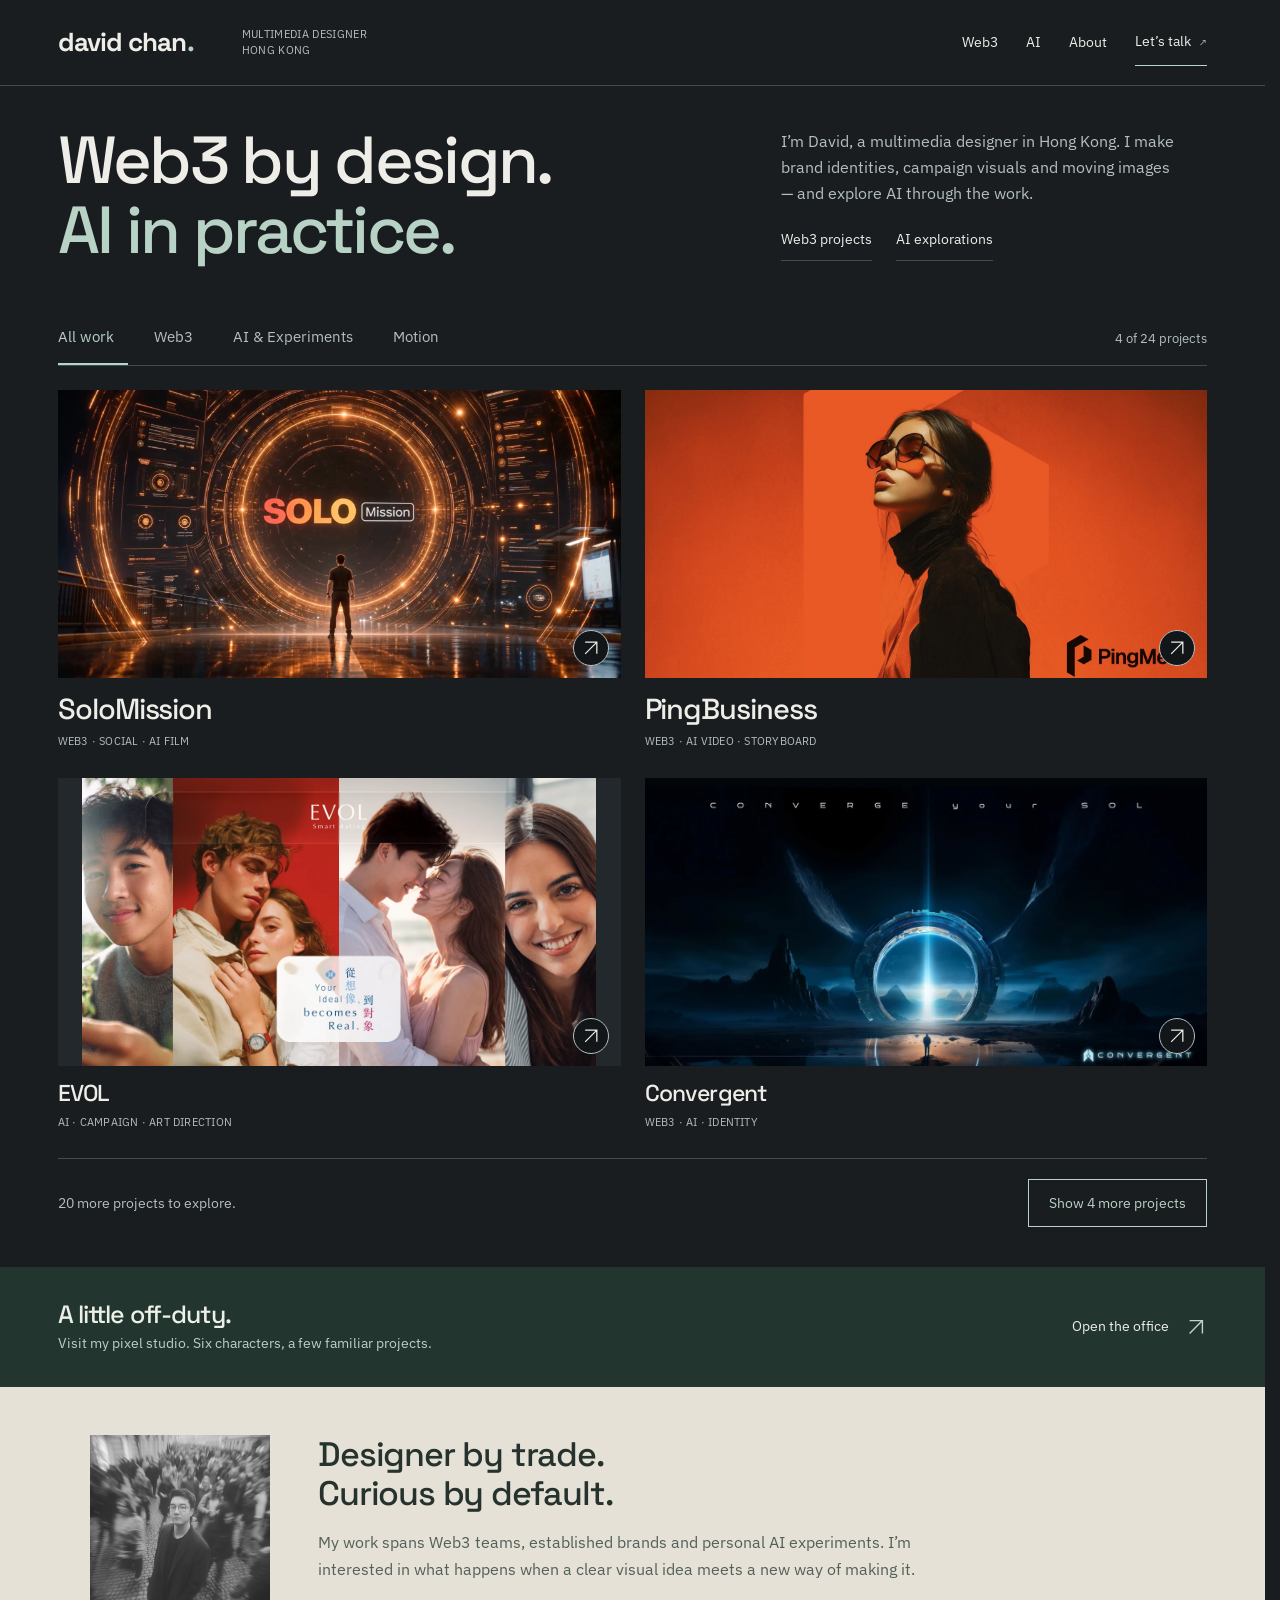
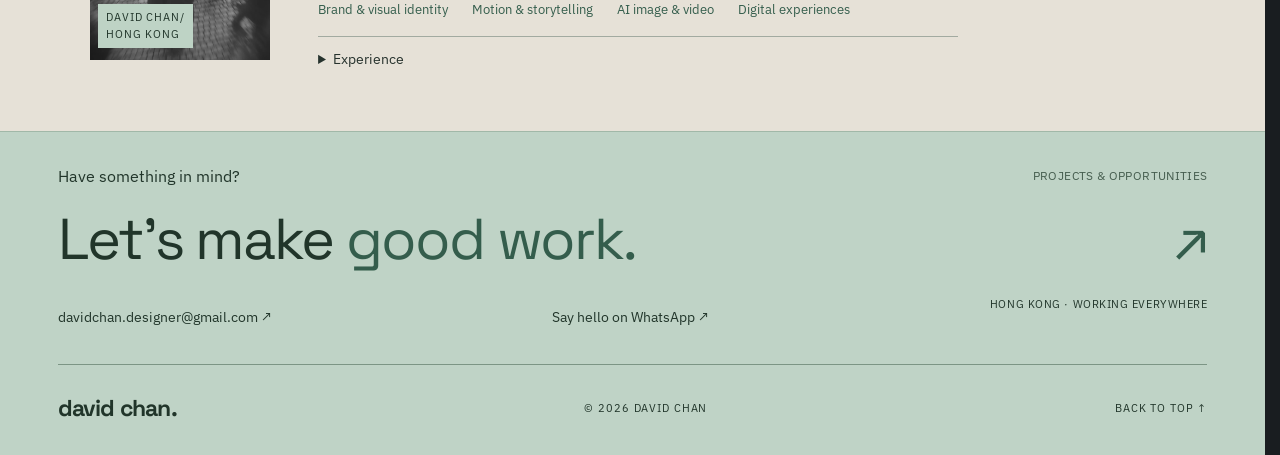
<file: index.html>
<!doctype html>
<html lang="en">
<head>
<meta charset="UTF-8"><meta name="viewport" content="width=device-width,initial-scale=1,viewport-fit=cover">
<meta name="theme-color" content="#191d20">
<title>David Chan — Web3, Motion & AI Design</title>
<meta name="description" content="Hong Kong designer David Chan. Selected Web3 brand identities, motion graphics and AI visual experiments. Explore his work through an interactive pixel studio.">
<link rel="icon" href="assets/favicon.svg?v=2" type="image/svg+xml">
<link rel="preconnect" href="https://fonts.googleapis.com"><link rel="preconnect" href="https://fonts.gstatic.com" crossorigin>
<link href="https://fonts.googleapis.com/css2?family=Space+Grotesk:wght@400;500;600;700&family=IBM+Plex+Sans:wght@400;500;600&display=swap" rel="stylesheet">
<link rel="stylesheet" href="styles.css?v=5"><link rel="stylesheet" href="office.css?v=1"><link rel="stylesheet" href="home.css?v=9"><link rel="stylesheet" href="case.css?v=5"><link rel="stylesheet" href="office-tone.css?v=2">
<script src="asset-dimensions.js?v=4" defer></script>
<script src="portfolio-data.js?v=9" defer></script><script src="office.js?v=8" defer></script><script src="app.js?v=23" defer></script>
</head>
<body>
<a class="skip-link" href="#work">Skip to projects</a>
<header class="site-header wrap">
 <a class="wordmark" href="#top" aria-label="David Chan home">david chan<span class="brand-dot">.</span></a>
 <span class="header-note">MULTIMEDIA DESIGNER<br>HONG KONG</span>
 <nav aria-label="Main navigation"><a href="#work" data-browse="web3">Web3</a><a href="#work" data-browse="ai">AI</a><a href="#about">About</a><a class="contact-link" href="#contact">Let’s talk <span>↗</span></a></nav>
</header>
<main id="top">
<section class="work-intro wrap" aria-labelledby="home-title">
 <h1 id="home-title">Web3 by design.<br><span>AI in practice.</span></h1>
 <div class="intro-aside"><p>I’m David, a multimedia designer in Hong Kong. I make brand identities, campaign visuals and moving images — and explore AI through the work.</p><div class="intro-links"><a class="text-link" href="#work" data-browse="web3">Web3 projects</a><a class="text-link" href="#work" data-browse="ai">AI explorations</a></div></div>
</section>
<section class="work-section wrap" id="work" aria-labelledby="work-title">
 <h2 class="sr-only" id="work-title">Web3 and AI projects</h2>
 <div class="filter-row"><div class="filters" role="group" aria-label="Filter projects"><button class="filter active" data-filter="all" aria-pressed="true">All work</button><button class="filter" data-filter="web3" aria-pressed="false">Web3</button><button class="filter" data-filter="ai" aria-pressed="false">AI & Experiments</button><button class="filter" data-filter="motion" aria-pressed="false">Motion</button></div><span id="result-count" class="result-count" aria-live="polite"></span></div>
 <div class="project-grid" id="project-grid"></div>
 <noscript><p>Please enable JavaScript to explore the project gallery. <a href="https://davidchan-designer.github.io/profolio/">Visit the original portfolio</a>.</p></noscript>
 <div class="work-end"><p id="work-pagination-note">Start with four projects. Explore more at your own pace.</p><div class="work-pagination"><button id="show-less" class="text-link" hidden>Show fewer</button><button id="show-more" class="more-projects" aria-controls="project-grid">Show more projects</button></div></div>
</section>
<div class="section-band band-studio">
<section class="office-section wrap" id="studio" aria-labelledby="studio-title">
 <details class="studio-disclosure"><summary><span><h2 id="studio-title">A little off-duty.</h2><span class="studio-summary-copy">Visit my pixel studio. Six characters, a few familiar projects.</span></span><span class="studio-toggle"><span class="studio-open-label">Open the office</span><span class="studio-close-label">Close the office</span><svg class="arrow-icon" viewBox="0 0 24 24" fill="none" stroke="currentColor" stroke-width="1.5" aria-hidden="true"><path d="M5 19 19 5M5 5h14v14"/></svg></span></summary>
  <div class="office-shell" id="david-bot">
   <div class="office-topbar"><span><i class="office-led"></i> DAVID’S BOT OFFICE</span><span class="office-sim-label">Pick a character</span></div>
   <div class="office-workspace">
    <div class="office-map-column">
     <div class="office-map-tools" hidden><p id="office-map-hint">Pick a character. Zoom or drag to explore.</p><div class="office-zoom"><button id="office-zoom-out" aria-label="Zoom out of office">−</button><button id="office-fit">Fit</button><button id="office-zoom-in" aria-label="Zoom into office">+</button></div></div>
     <div class="office-viewport" id="office-viewport" role="region" aria-label="Pixel studio. Choose a character, or use the list below.">
      <div class="office-world" id="office-world"><canvas id="office-canvas" width="1000" height="600" role="img" aria-label="A pixel art Hong Kong design studio, with a Convergent lightbox, a Wombat Exchange arcade cabinet, a SoloMission screening corner and six teammates at their desks."></canvas><div id="office-pins"></div><div class="office-bubble" id="office-bubble" hidden></div></div>
     </div>
     <div class="office-map-footer" hidden><span id="office-shift-label">AFTER HOURS / 夜更</span><span>IMAGINARY TEAM. REAL WORK.</span></div>
    </div>
    <aside class="office-inspector" aria-labelledby="office-agent-name">
     <div class="office-profile"><canvas id="office-portrait" width="100" height="100" aria-hidden="true"></canvas><div><p hidden class="office-profile-index" id="office-agent-index">01 / CREATIVE DIRECTOR</p><h3 id="office-agent-name">David</h3><p id="office-agent-role">The human behind it all</p></div></div>
     <p hidden class="office-agent-state" id="office-agent-state">At the desk · 模擬中</p>
     <p class="office-agent-description" id="office-agent-description"></p>
     <blockquote hidden id="office-agent-quote"></blockquote>
     <div class="office-agent-actions"><button id="office-coffee">Coffee break ↗</button><button hidden id="office-return">Back to work ↗ <span>返位先</span></button></div>
     <div class="office-agent-projects"><p class="office-small-label">Projects</p><div id="office-projects"></div></div>
    </aside>
   </div>
   <div class="office-bottom"><div class="office-team" id="office-team" role="group" aria-label="Explore David’s creative work by teammate"></div><button id="office-pause" aria-pressed="false">Pause Ⅱ</button></div>
   <div hidden><button id="office-check">Check the team</button><button id="office-day" aria-pressed="false">Day shift</button></div>
   <p class="office-event sr-only" id="office-event" role="status" aria-live="polite">Click a teammate to explore their corner of David’s work.</p>
  </div>

 <p class="home-office-caption">An interactive pixel scene. Imaginary teammates, real projects.</p>
 </details>
</section>
</div>
<div class="section-band band-about">
<section class="about-section wrap" id="about" aria-labelledby="about-title">
 <div class="about-portrait" tabindex="0" aria-label="David Chan portrait. Focus to see the photograph in colour."><img src="assets/299622acf3ec.webp" alt="David Chan" width="640" height="800" loading="lazy"><span class="portrait-caption">DAVID CHAN/<br>HONG KONG</span></div>
 <div class="about-copy"><h2 id="about-title">Designer by trade.<br>Curious by default.</h2><p>My work spans Web3 teams, established brands and personal AI experiments. I’m interested in what happens when a clear visual idea meets a new way of making it.</p><div class="expertise"><span>Brand & visual identity</span><span>Motion & storytelling</span><span>AI image & video</span><span>Digital experiences</span></div><details class="experience-disclosure"><summary>Experience</summary><div class="experience"><div><span>2022 — NOW</span><p>Hailstone Labs<small>Senior Multimedia Designer</small></p></div><div><span>2019 — 2022</span><p>NDN Group<small>Digital Designer</small></p></div><div><span>2017 — 2019</span><p>Cirkol Limited<small>Multimedia Designer</small></p></div></div></details></div>
</section>
</div>
</main>
<footer id="contact" class="contact-section"><div class="wrap"><div class="contact-top"><p>Have something in mind?</p><span class="availability">PROJECTS &amp; OPPORTUNITIES</span></div><a class="contact-title" href="mailto:davidchan.designer@gmail.com">Let’s make <span>good work.</span><i aria-hidden="true">↗</i></a><div class="contact-bottom"><a href="mailto:davidchan.designer@gmail.com">davidchan.designer@gmail.com ↗</a><a href="https://wa.me/85267483607" target="_blank" rel="noopener noreferrer">Say hello on WhatsApp ↗</a><span>HONG KONG · WORKING EVERYWHERE</span></div><div class="footer-meta"><a href="#top" class="wordmark">david chan.</a><span>© 2026 DAVID CHAN</span><a href="#top">BACK TO TOP ↑</a></div></div></footer>
<dialog id="project-dialog" aria-labelledby="detail-title"><div class="dialog-toolbar"><button id="close-project" class="text-link">← Back to exploring</button><button id="copy-link" class="text-link">Copy project link ↗</button></div><div id="project-content"></div><div class="dialog-bottom"><a href="mailto:davidchan.designer@gmail.com">Discuss a project or opportunity — get in touch ↗</a></div></dialog>
<div class="toast" id="toast" role="status" aria-live="polite"></div>
</body></html>
</file>
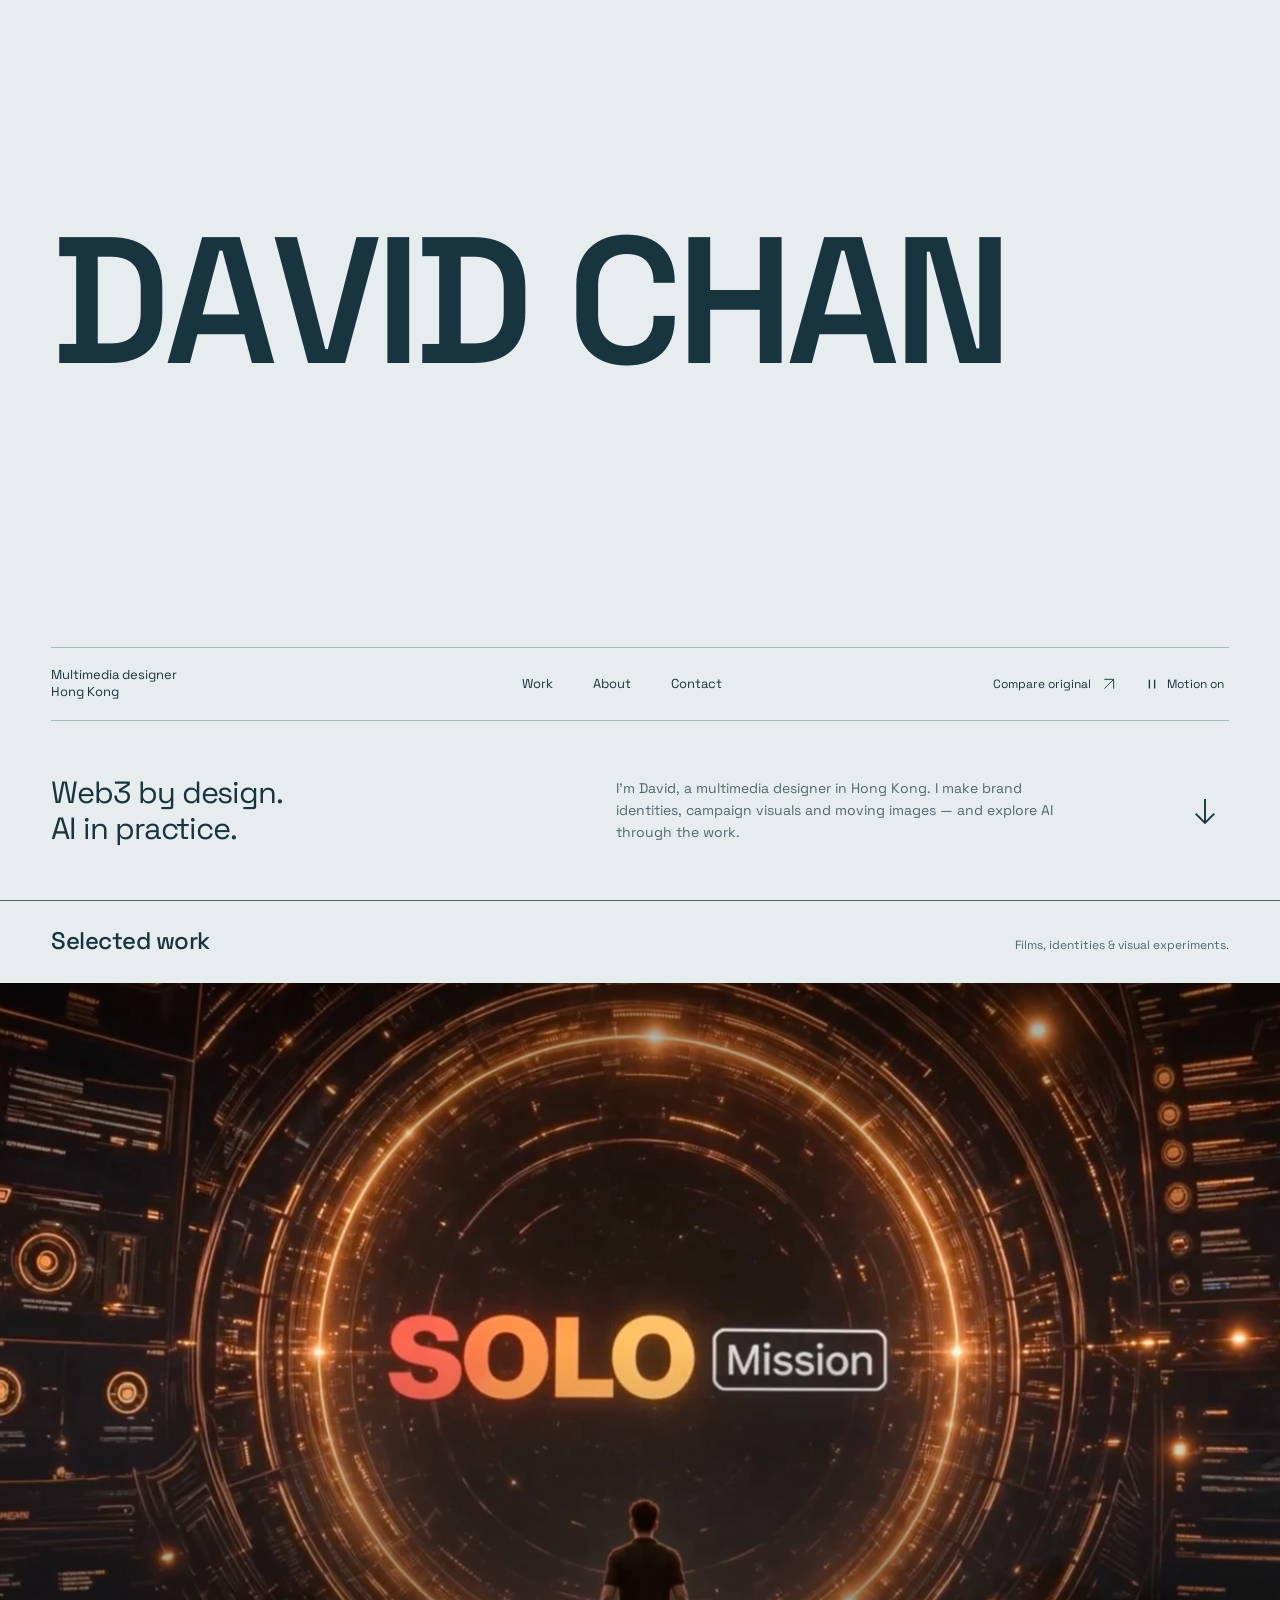
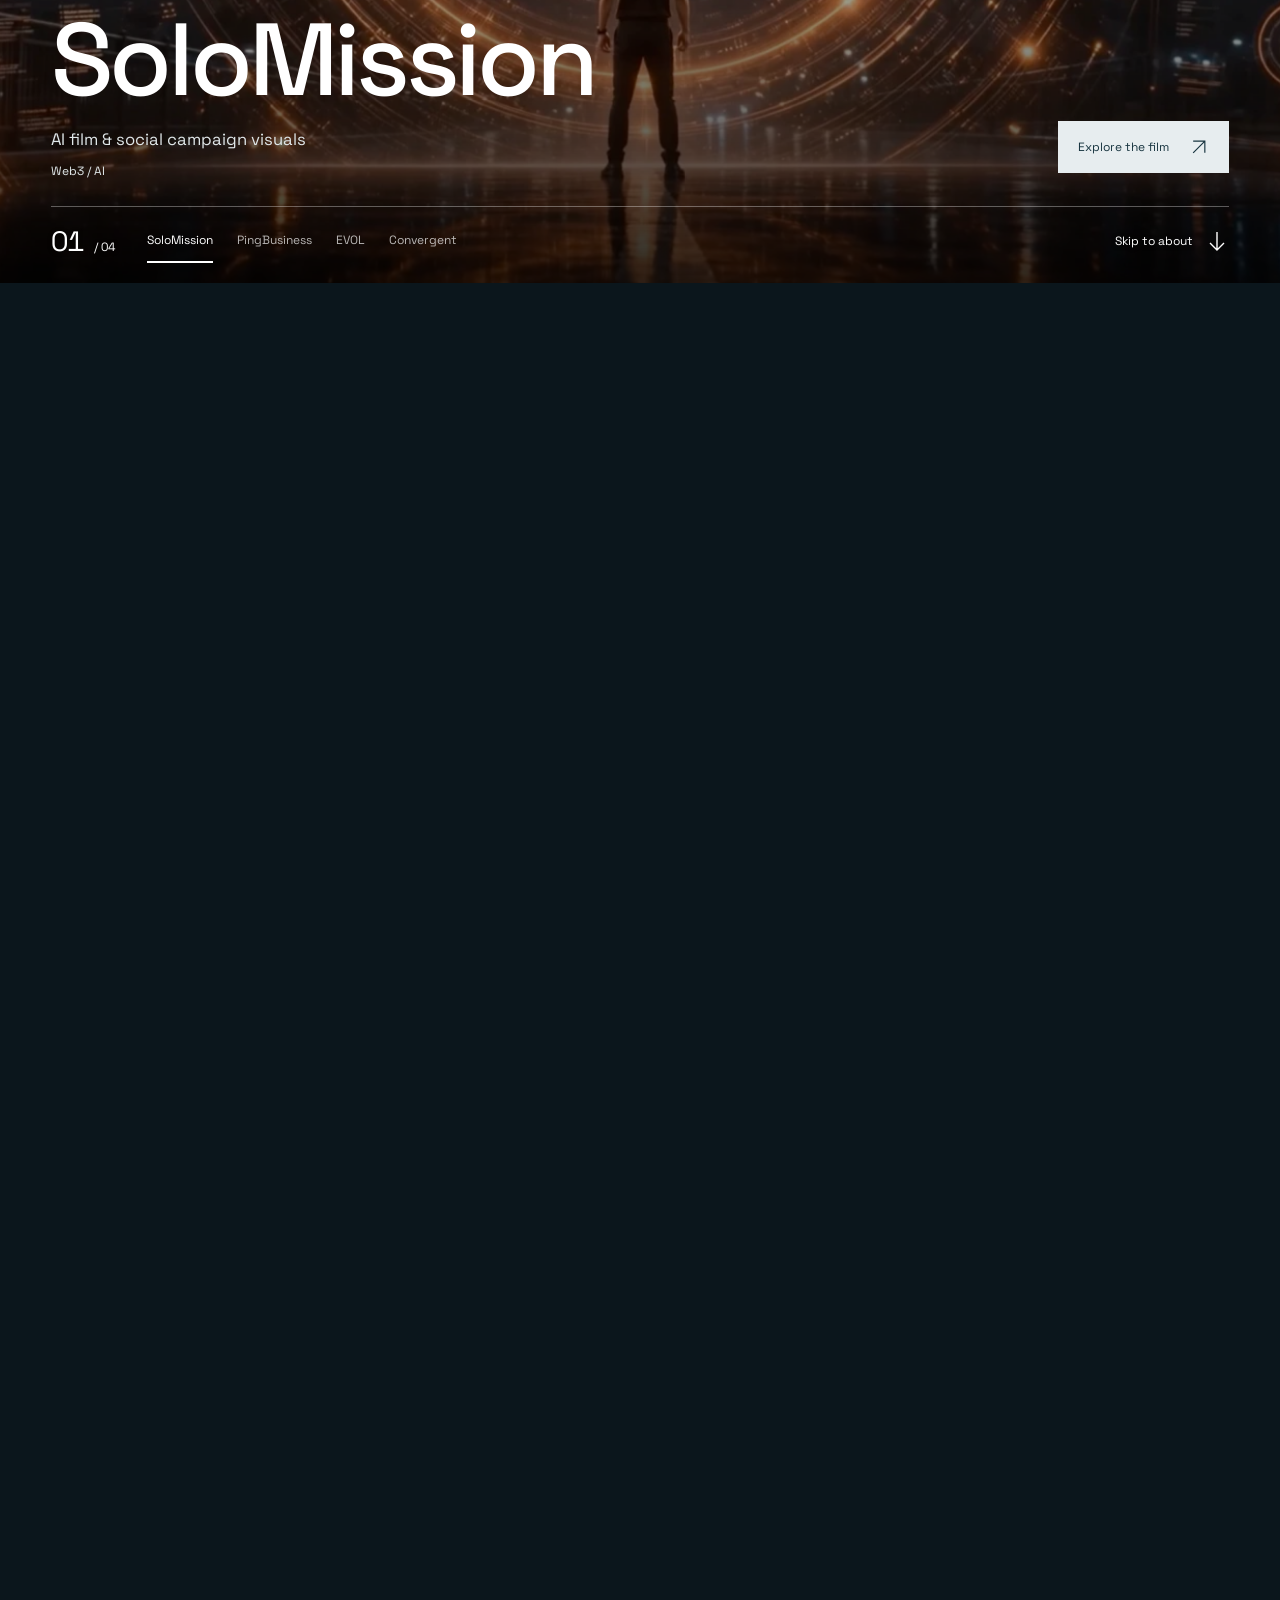
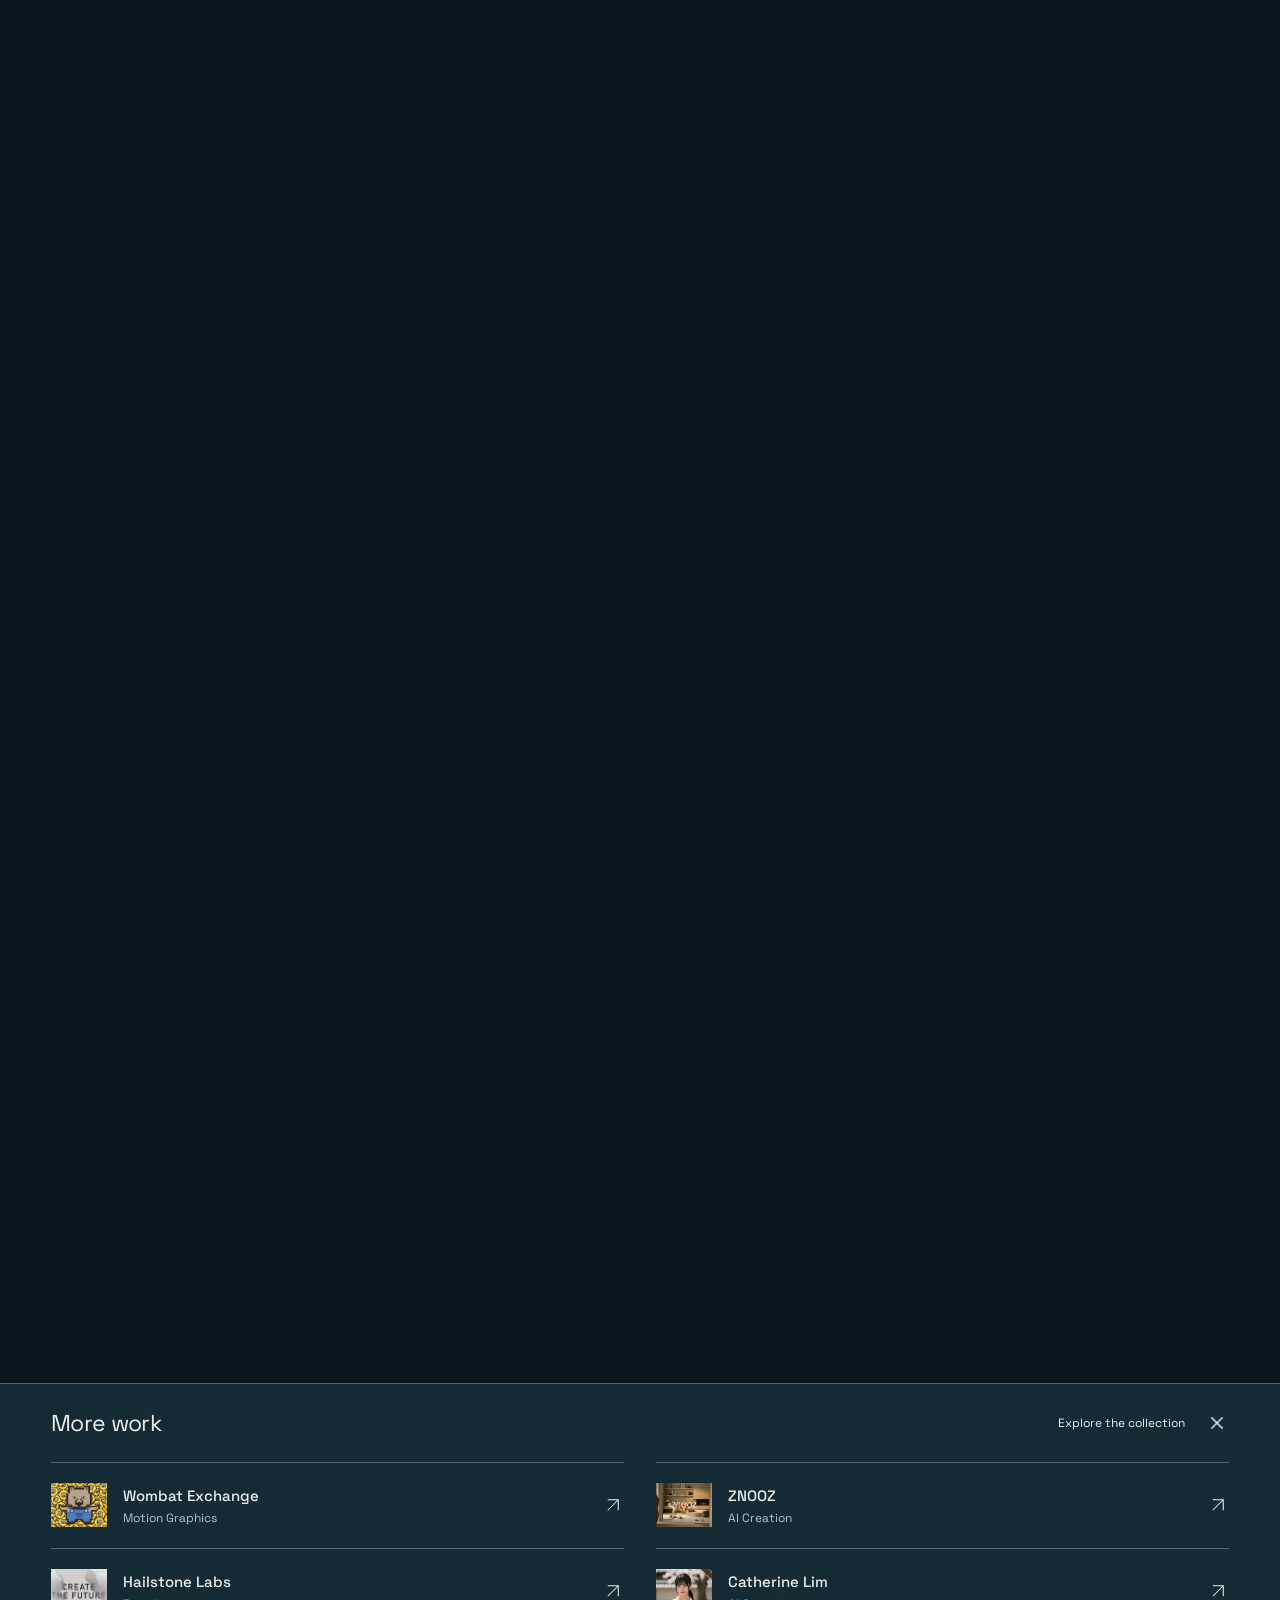
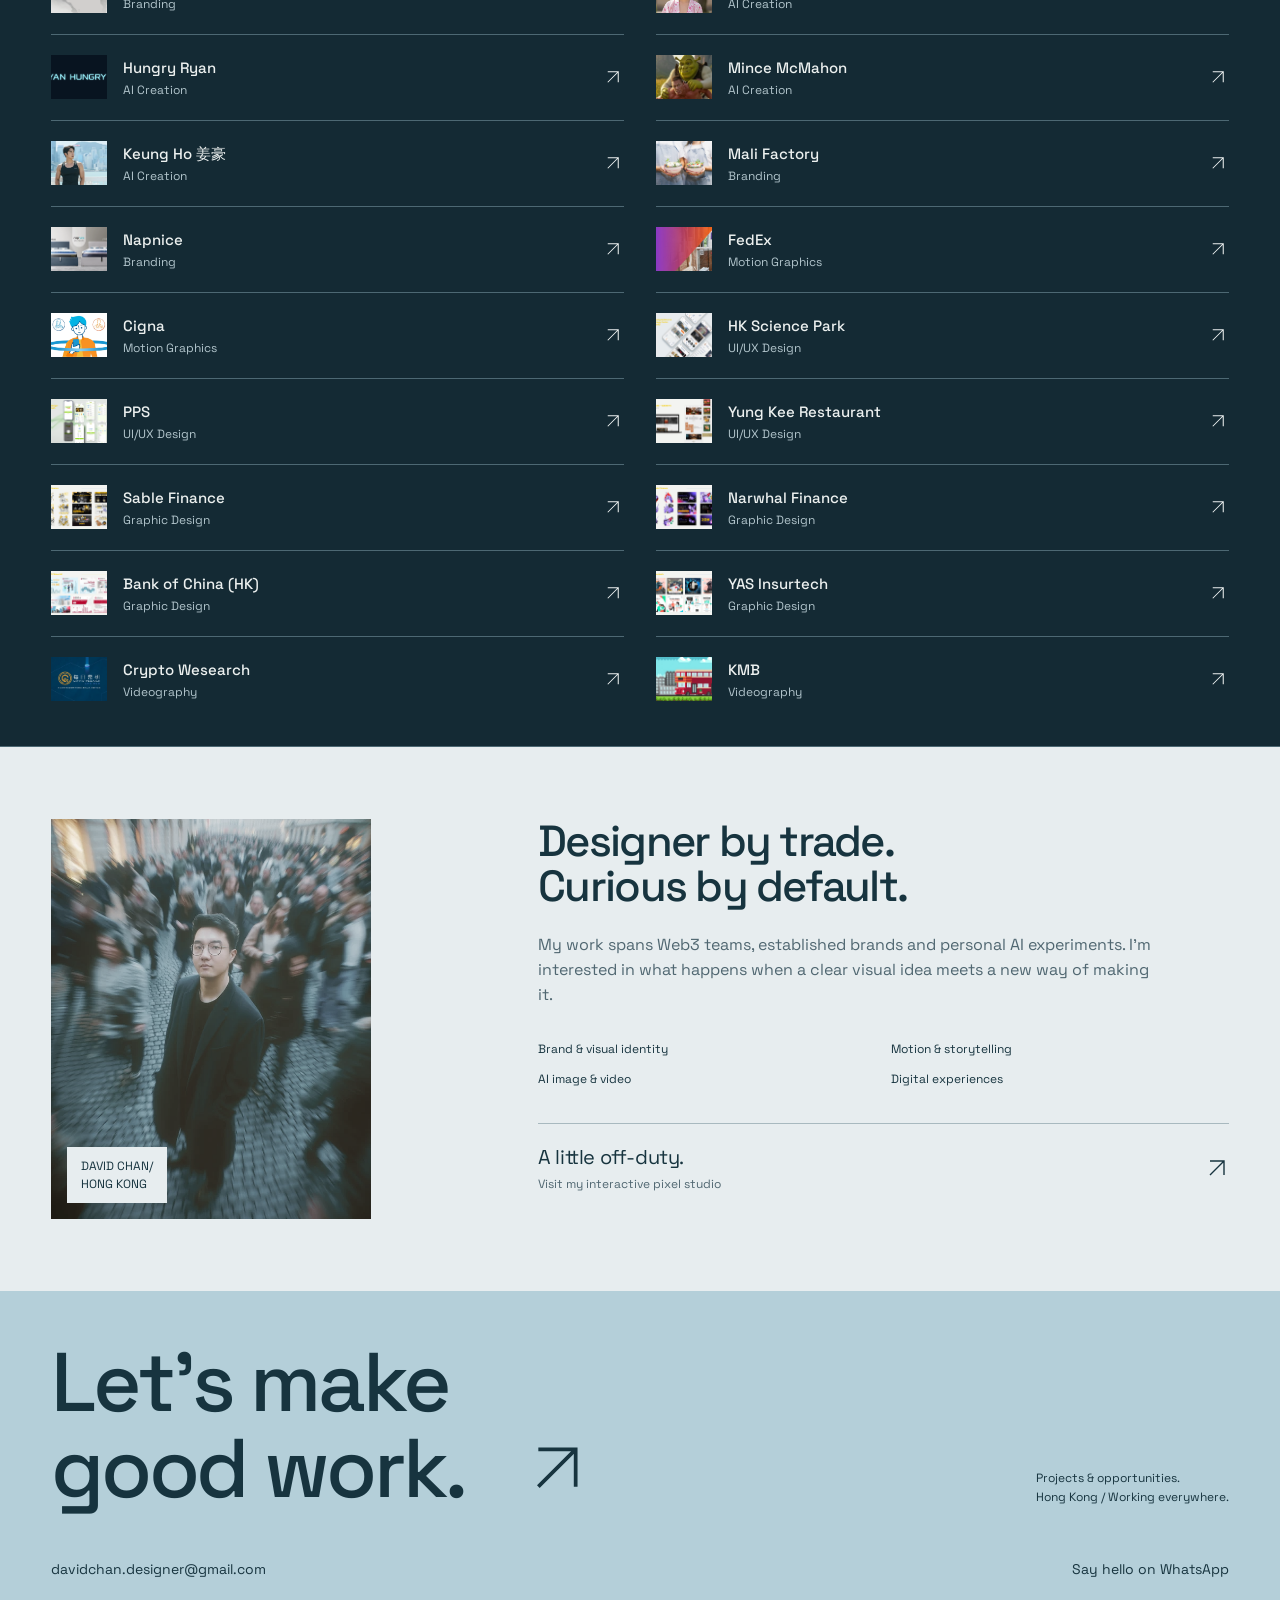
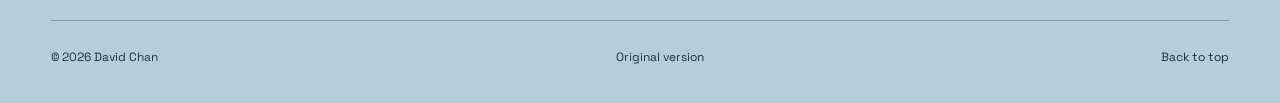
<file: variant-b/index.html>
<!doctype html>
<html lang="en"><head><meta charset="utf-8"><meta name="viewport" content="width=device-width,initial-scale=1"><meta name="theme-color" content="#e7edef"><meta name="description" content="David Chan, multimedia designer in Hong Kong. Web3 identities, AI films and campaign visuals."><title>David Chan — Selected work</title><link rel="icon" href="../assets/favicon.svg"><link rel="stylesheet" href="fonts.css"><link rel="stylesheet" href="design.css?v=3"><script src="../portfolio-data.js?v=9" defer></script><script src="preview.js?v=2" defer></script><link rel="stylesheet" href="motion.css?v=4"><link rel="stylesheet" href="cinema.css?v=2"><script src="motion.js?v=2" defer></script><script src="cinema.js?v=2" defer></script></head>
<body><a class="skip" href="#work">Skip to work</a>
<header class="masthead" id="top"><h1 class="name">DAVID <span>CHAN</span></h1><div class="navigation"><p>Multimedia designer<br>Hong Kong</p><nav aria-label="Main navigation"><a href="#work">Work</a><a href="#about">About</a><a href="#contact">Contact</a></nav><a class="compare" href="../index.html#work">Compare original <svg class="icon" viewBox="0 0 24 24" aria-hidden="true"><path d="M5 19 19 5M5 5h14v14"/></svg></a></div><div class="introduction"><p class="positioning">Web3 by design.<br>AI in practice.</p><p>I’m David, a multimedia designer in Hong Kong. I make brand identities, campaign visuals and moving images — and explore AI through the work.</p><a class="down" href="#work" aria-label="Explore selected work"><svg class="icon" viewBox="0 0 24 24" aria-hidden="true"><path d="M12 3v18M5 14l7 7 7-7"/></svg></a></div></header>
<main><section class="work section-pad" id="work" aria-labelledby="work-title"><div class="section-heading"><h2 id="work-title">Selected work</h2><p>Films, identities &amp; visual experiments.</p></div>
<div class="selected-grid"><div class="scene-stage">
<article class="project lead"><a class="project-art" href="solomission.html" aria-label="Explore SoloMission"><img src="../assets/c236df5f2516.webp" width="1600" height="900" alt="SoloMission: a lone figure facing an illuminated circular gateway" fetchpriority="high"><span class="art-action">Explore the film <svg class="icon" viewBox="0 0 24 24" aria-hidden="true"><path d="M5 19 19 5M5 5h14v14"/></svg></span></a><div class="project-caption"><h3><a href="solomission.html">SoloMission</a></h3><p>AI film &amp; social campaign visuals</p><span>Web3 / AI</span></div></article>
<article class="project"><a class="project-art" href="../index.html#project/pingbusiness" aria-label="Explore PingBusiness"><img src="../assets/pingbusiness/cover.webp" width="1790" height="1006" alt="PingBusiness: orange PingMe campaign cover" loading="lazy"><span class="art-action">View project <svg class="icon" viewBox="0 0 24 24" aria-hidden="true"><path d="M5 19 19 5M5 5h14v14"/></svg></span></a><div class="project-caption"><h3><a href="../index.html#project/pingbusiness">PingBusiness</a></h3><p>Storyboarding &amp; AI video production</p><span>Web3 / AI</span></div></article>
<article class="project"><a class="project-art" href="../index.html#project/evol" aria-label="Explore EVOL"><img src="../assets/f6c7e1da9933.webp" width="1600" height="900" alt="EVOL: portraits and campaign imagery for a dating brand" loading="lazy"><span class="art-action">View project <svg class="icon" viewBox="0 0 24 24" aria-hidden="true"><path d="M5 19 19 5M5 5h14v14"/></svg></span></a><div class="project-caption"><h3><a href="../index.html#project/evol">EVOL</a></h3><p>AI imagery &amp; campaign art direction</p><span>AI / Campaign</span></div></article>
<article class="project wide"><a class="project-art" href="../index.html#project/convergent" aria-label="Explore Convergent"><img src="../assets/a229f4369fff.webp" width="1600" height="900" alt="Convergent: a blue-lit portal and visual identity" loading="lazy"><span class="art-action">View project <svg class="icon" viewBox="0 0 24 24" aria-hidden="true"><path d="M5 19 19 5M5 5h14v14"/></svg></span></a><div class="project-caption"><h3><a href="../index.html#project/convergent">Convergent</a></h3><p>AI-assisted visual identity for a Solana DeFi protocol</p><span>Web3 / Identity</span></div></article>
<div class="scene-controls" aria-label="Jump to a selected project"><div class="scene-counter" aria-hidden="true"><span id="scene-current">01</span><span>/ 04</span></div><div class="scene-tabs"><button data-scene="0" aria-label="Show SoloMission" aria-pressed="true">SoloMission</button><button data-scene="1" aria-label="Show PingBusiness" aria-pressed="false">PingBusiness</button><button data-scene="2" aria-label="Show EVOL" aria-pressed="false">EVOL</button><button data-scene="3" aria-label="Show Convergent" aria-pressed="false">Convergent</button></div><a class="scene-skip" href="#about">Skip to about <svg class="icon" viewBox="0 0 24 24" aria-hidden="true"><path d="M12 3v18M5 14l7 7 7-7"/></svg></a></div></div></div>
<details class="archive" id="more-work" open><summary><span>More work</span><span>Explore the collection <svg class="icon" viewBox="0 0 24 24" aria-hidden="true"><path d="M12 4v16M4 12h16"/></svg></span></summary><div id="archive-list" class="archive-list"></div></details></section>
<section id="about" class="about section-pad" aria-labelledby="about-title"><div class="portrait" tabindex="0" aria-label="David Chan portrait. Focus to see full colour."><img src="../assets/299622acf3ec.webp" width="640" height="800" alt="David Chan on a Hong Kong street" loading="lazy"><p>DAVID CHAN/<br>HONG KONG</p></div><div class="about-copy"><h2 id="about-title">Designer by trade.<br>Curious by default.</h2><p>My work spans Web3 teams, established brands and personal AI experiments. I’m interested in what happens when a clear visual idea meets a new way of making it.</p><ul class="disciplines"><li>Brand &amp; visual identity</li><li>Motion &amp; storytelling</li><li>AI image &amp; video</li><li>Digital experiences</li></ul><a class="studio-link" href="../index.html#studio"><span>A little off-duty.<small>Visit my interactive pixel studio</small></span><svg class="icon" viewBox="0 0 24 24" aria-hidden="true"><path d="M5 19 19 5M5 5h14v14"/></svg></a></div></section></main>
<footer id="contact" class="contact section-pad"><div class="contact-heading"><h2>Let’s make<br><a href="mailto:davidchan.designer@gmail.com">good work.<svg class="icon" viewBox="0 0 24 24" aria-hidden="true"><path d="M5 19 19 5M5 5h14v14"/></svg></a></h2><p>Projects &amp; opportunities.<br>Hong Kong / Working everywhere.</p></div><div class="contact-links"><a href="mailto:davidchan.designer@gmail.com">davidchan.designer@gmail.com</a><a href="https://wa.me/85267483607" target="_blank" rel="noopener">Say hello on WhatsApp</a></div><div class="footer-line"><span>© 2026 David Chan</span><a href="../index.html">Original version</a><a href="#top">Back to top</a></div></footer>
</body></html>
</file>
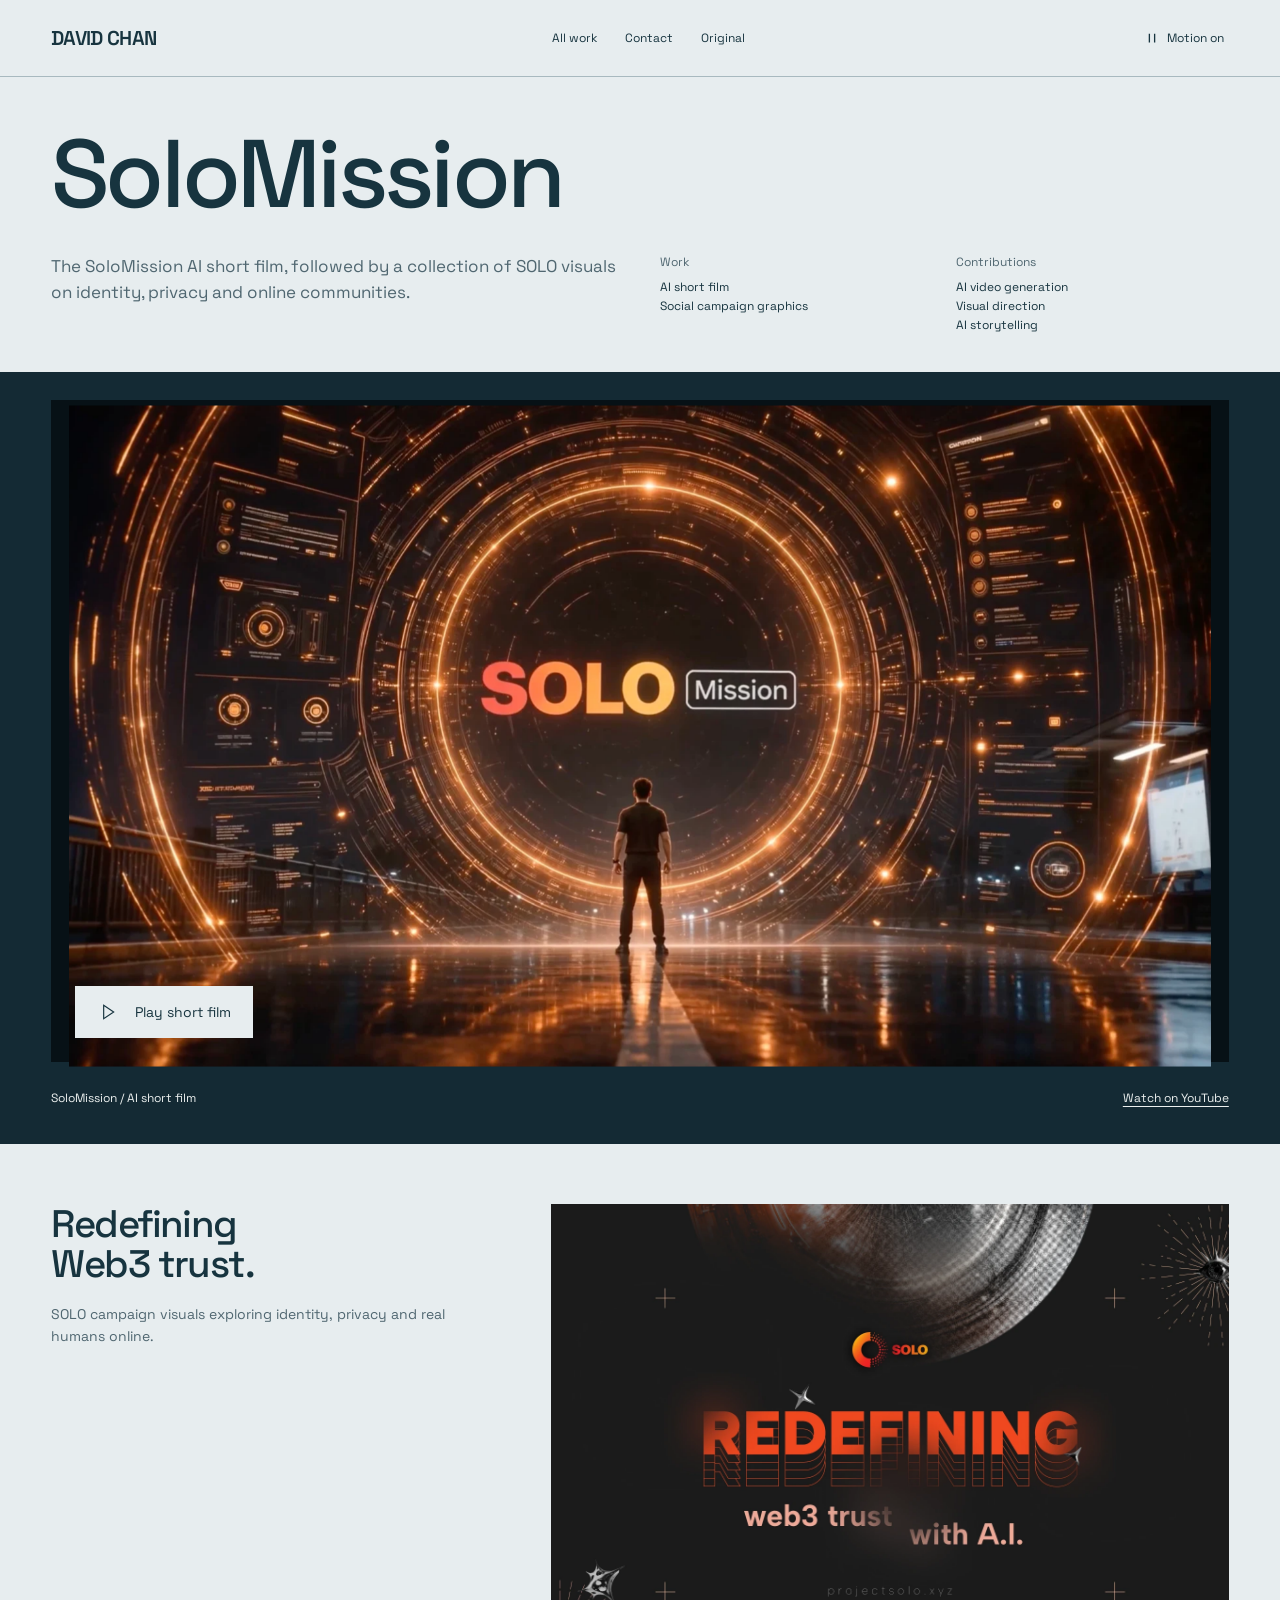
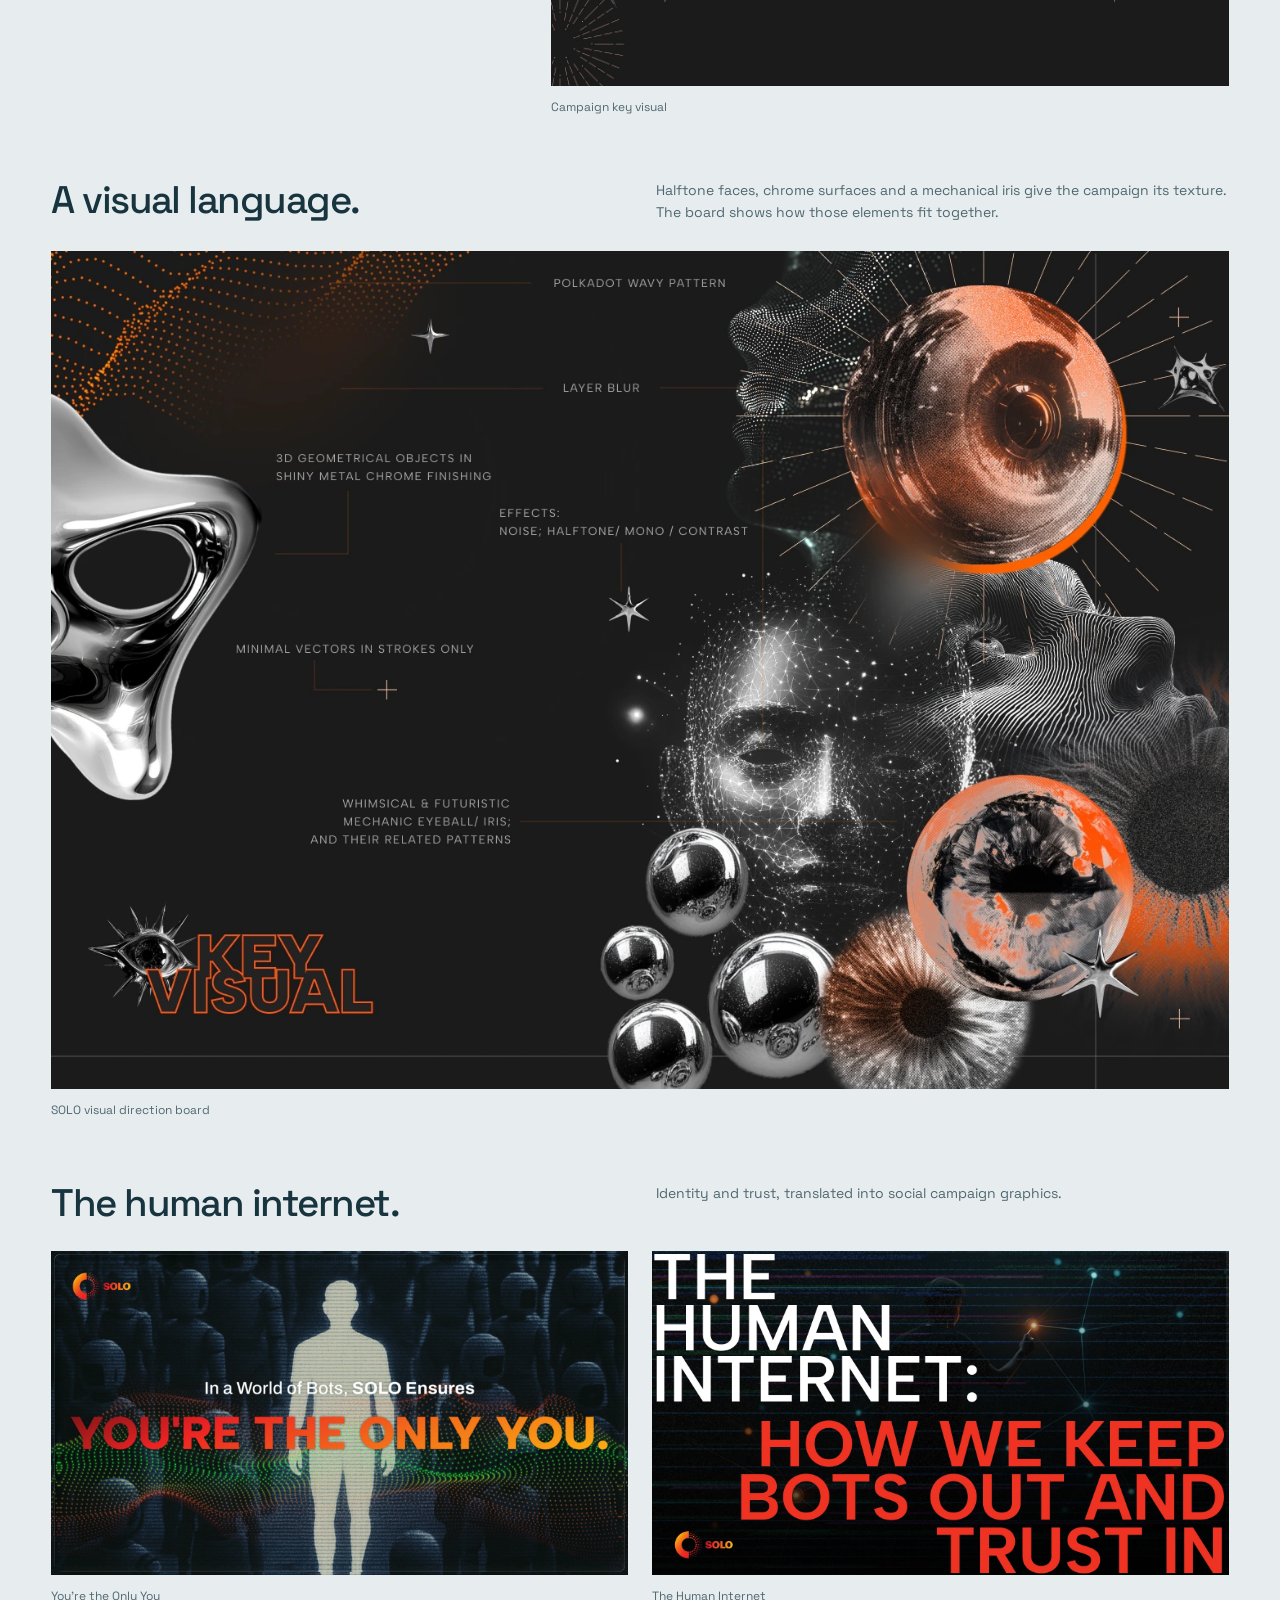
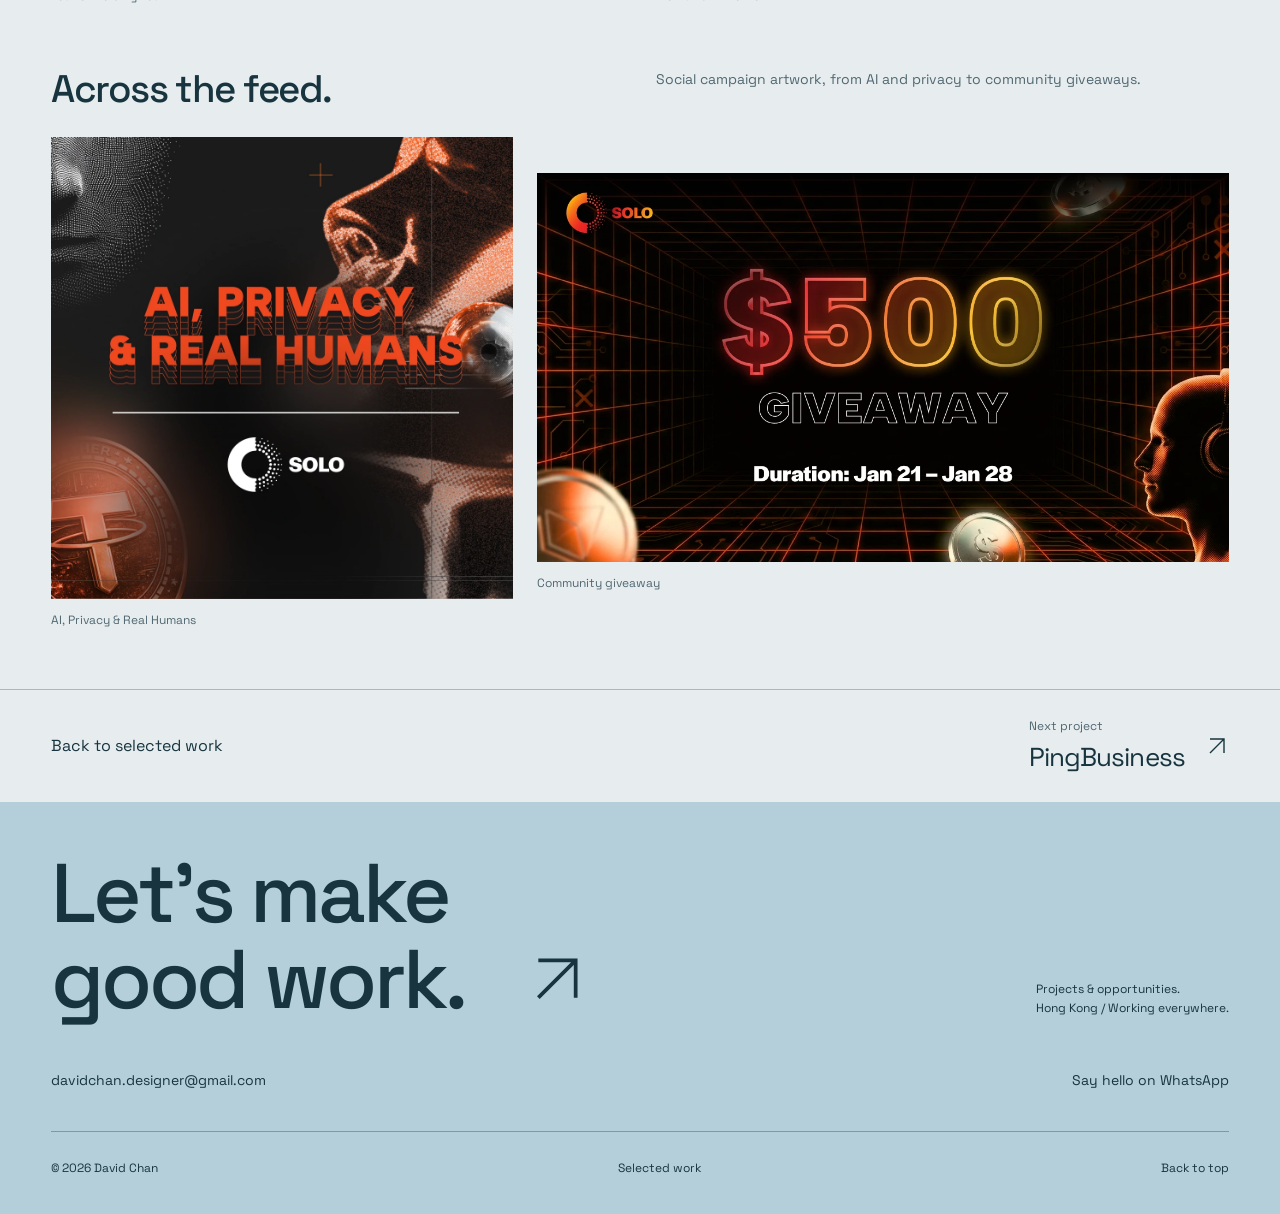
<file: variant-b/solomission.html>
<!doctype html><html lang="en"><head><meta charset="utf-8"><meta name="viewport" content="width=device-width,initial-scale=1"><meta name="theme-color" content="#e7edef"><meta name="description" content="SoloMission: an AI short film and a collection of SOLO campaign visuals by David Chan."><title>SoloMission — David Chan</title><link rel="icon" href="../assets/favicon.svg"><link rel="stylesheet" href="fonts.css"><link rel="stylesheet" href="design.css?v=2"><script src="preview.js?v=2" defer></script><link rel="stylesheet" href="motion.css?v=3"><script src="motion.js?v=1" defer></script></head><body><a class="skip" href="#film">Skip to film</a><header class="case-nav" id="top"><a href="index.html">DAVID CHAN</a><nav aria-label="Project navigation"><a href="index.html#work">All work</a><a href="#contact">Contact</a><a href="../index.html#project/solomission">Original</a></nav></header><main>
<section class="case-intro" aria-labelledby="case-title"><h1 id="case-title">SoloMission</h1><div class="case-intro-row"><p>The SoloMission AI short film, followed by a collection of SOLO visuals on identity, privacy and online communities.</p><dl class="case-facts"><div><dt>Work</dt><dd>AI short film<br>Social campaign graphics</dd></div><div><dt>Contributions</dt><dd>AI video generation<br>Visual direction<br>AI storytelling</dd></div></dl></div></section>
<section class="film-section" id="film" aria-label="SoloMission short film"><div class="film-player"><button class="film-poster" aria-label="Play SoloMission short film"><img src="../assets/c236df5f2516.webp" alt="A lone figure faces an illuminated circular gateway in the SoloMission film" width="1600" height="900" fetchpriority="high"><span class="art-action"><svg class="icon" viewBox="0 0 24 24" aria-hidden="true"><path d="m8 4 12 8-12 8Z"/></svg>Play short film</span></button></div><div class="film-caption"><span>SoloMission / AI short film</span><a href="https://www.youtube.com/watch?v=fjUrAx-5G7g" target="_blank" rel="noopener">Watch on YouTube</a></div></section>
<div class="case-body">
<section class="chapter keyvisual" aria-labelledby="keyvisual-title"><div class="chapter-heading"><h2 id="keyvisual-title">Redefining<br>Web3 trust.</h2><p>SOLO campaign visuals exploring identity, privacy and real humans online.</p></div><figure><a class="image-link" href="../assets/solo/redefining-trust.webp" target="_blank" rel="noopener" aria-label="Open campaign key visual at full size"><img src="../assets/solo/redefining-trust.webp" alt="SOLO: Redefining Web3 trust with AI, with a chrome sphere and orange typography" width="1440" height="1024" loading="lazy"></a><figcaption>Campaign key visual</figcaption></figure></section>
<section class="chapter" aria-labelledby="language-title"><div class="chapter-heading"><h2 id="language-title">A visual language.</h2><p>Halftone faces, chrome surfaces and a mechanical iris give the campaign its texture. The board shows how those elements fit together.</p></div><figure><a class="image-link" href="../assets/solo/visual-language.webp" target="_blank" rel="noopener" aria-label="Open SOLO visual direction board at full size"><img src="../assets/solo/visual-language.webp" alt="SOLO visual direction board showing halftone faces, chrome objects, dot patterns and mechanical irises" width="1440" height="1024" loading="lazy"></a><figcaption>SOLO visual direction board</figcaption></figure></section>
<section class="chapter" aria-labelledby="human-title"><div class="chapter-heading"><h2 id="human-title">The human internet.</h2><p>Identity and trust, translated into social campaign graphics.</p></div><div class="image-pair"><figure><a class="image-link" href="../assets/solo/only-you.webp" target="_blank" rel="noopener" aria-label="Open You're the Only You artwork at full size"><img src="../assets/solo/only-you.webp" alt="A bright silhouette stands out among bots: You're the Only You" width="1600" height="900" loading="lazy"></a><figcaption>You’re the Only You</figcaption></figure><figure><a class="image-link" href="../assets/solo/human-internet.webp" target="_blank" rel="noopener" aria-label="Open The Human Internet artwork at full size"><img src="../assets/solo/human-internet.webp" alt="The Human Internet: how we keep bots out and trust in" width="1600" height="900" loading="lazy"></a><figcaption>The Human Internet</figcaption></figure></div></section>
<section class="chapter" aria-labelledby="social-title"><div class="chapter-heading"><h2 id="social-title">Across the feed.</h2><p>Social campaign artwork, from AI and privacy to community giveaways.</p></div><div class="image-pair campaign-pair"><figure><a class="image-link" href="../assets/solo/ai-privacy.webp" target="_blank" rel="noopener" aria-label="Open AI, Privacy and Real Humans artwork at full size"><img src="../assets/solo/ai-privacy.webp" alt="SOLO AI, Privacy and Real Humans square poster" width="1080" height="1080" loading="lazy"></a><figcaption>AI, Privacy &amp; Real Humans</figcaption></figure><figure><a class="image-link" href="../assets/solo/giveaway.webp" target="_blank" rel="noopener" aria-label="Open SOLO giveaway artwork at full size"><img src="../assets/solo/giveaway.webp" alt="SOLO giveaway artwork with a glowing $500 headline in a perspective grid" width="1200" height="675" loading="lazy"></a><figcaption>Community giveaway</figcaption></figure></div></section>
</div><div class="case-next"><a href="index.html#work">Back to selected work</a><a href="../index.html#project/pingbusiness"><span><small>Next project</small>PingBusiness</span><svg class="icon" viewBox="0 0 24 24" aria-hidden="true"><path d="M5 19 19 5M5 5h14v14"/></svg></a></div></main>
<footer id="contact" class="contact section-pad"><div class="contact-heading"><h2>Let’s make<br><a href="mailto:davidchan.designer@gmail.com">good work.<svg class="icon" viewBox="0 0 24 24" aria-hidden="true"><path d="M5 19 19 5M5 5h14v14"/></svg></a></h2><p>Projects &amp; opportunities.<br>Hong Kong / Working everywhere.</p></div><div class="contact-links"><a href="mailto:davidchan.designer@gmail.com">davidchan.designer@gmail.com</a><a href="https://wa.me/85267483607" target="_blank" rel="noopener">Say hello on WhatsApp</a></div><div class="footer-line"><span>© 2026 David Chan</span><a href="index.html">Selected work</a><a href="#top">Back to top</a></div></footer></body></html>
</file>
<file: styles.css>
/* Hallmark · macrostructure: Portfolio Grid with spatial studio · theme: studied-DNA (David Chan black/yellow) · nav: N9 edge-aligned · footer: Ft5 statement
   Audience: creative clients & teams. Use: Web3 / AI portfolio. Tone: personal, cinematic, direct.
   Pre-emit critique: P4 H4 E4 S5 R4 V4. */
:root{--color-paper:#141411;--color-panel:#1c1c18;--color-ink:#f1f0e8;--color-muted:#adada2;--color-accent:#fbbf24;--color-rule:#373730;--color-deep:#0b0b09;--color-light:#e9e5d9;--color-overlay:rgb(10 10 8 / .78);--color-transparent:transparent;--font-display:'Space Grotesk',sans-serif;--font-body:'IBM Plex Sans',sans-serif;--gutter:clamp(20px,4.5vw,76px);--ease-out:cubic-bezier(.16,1,.3,1);--duration:240ms;--radius:3px}
*{box-sizing:border-box}html{scroll-behavior:smooth;overflow-x:clip;scroll-padding-top:24px}body{margin:0;background:var(--color-paper);color:var(--color-ink);font-family:var(--font-body);font-size:16px;line-height:1.55;overflow-x:clip}body.modal-open{overflow-y:hidden}button,a{-webkit-tap-highlight-color:var(--color-transparent)}button{font:inherit;color:inherit;cursor:pointer}button,a.button{min-height:44px}button{border:0;background:none}a{color:inherit;text-decoration:none}img{display:block;max-width:100%;height:auto}button:focus-visible,a:focus-visible{outline:2px solid var(--color-accent);outline-offset:6px}::selection{background:var(--color-accent);color:var(--color-deep)}h1,h2,h3,h4,p{margin:0}h1,h2,h3{font-family:var(--font-display);font-style:normal;font-weight:500;min-width:0;overflow-wrap:anywhere;letter-spacing:-.055em}h2{font-size:clamp(34px,4vw,58px);line-height:1.09}h2 span{color:var(--color-accent)}.wrap{width:min(100%,1600px);padding-inline:var(--gutter);margin-inline:auto}.eyebrow{font-size:11px;letter-spacing:.13em;font-weight:500;line-height:1.6}.skip-link{position:fixed;top:-80px;left:20px;padding:14px 20px;background:var(--color-accent);color:var(--color-deep);z-index:50}.skip-link:focus{top:10px}.site-header{display:flex;align-items:center;justify-content:space-between;gap:24px;padding-block:27px;border-bottom:1px solid var(--color-rule)}.wordmark{font-family:var(--font-display);font-weight:700;font-size:26px;letter-spacing:-.065em;white-space:nowrap}.brand-dot{color:var(--color-accent)}.header-note{font-size:10px;line-height:1.5;letter-spacing:.1em;color:var(--color-muted);margin-right:auto;margin-left:24px}.site-header nav{display:flex;align-items:center;gap:32px}.site-header nav a{font-size:13px;white-space:nowrap;padding-block:12px}.site-header nav a:hover{color:var(--color-accent)}.site-header nav span{font-size:10px;color:var(--color-muted);margin-left:5px}.contact-link{border-bottom:1px solid var(--color-accent)}.hero{display:grid;gap:44px;padding-top:66px;padding-bottom:60px}.hero-copy{position:relative;z-index:1}.status-dot{display:inline-block;width:6px;height:6px;background:var(--color-accent);border-radius:50%;margin-right:8px;vertical-align:middle}.hero h1{font-size:clamp(46px,5.1vw,80px);line-height:1.04;margin-block:30px 25px;letter-spacing:-.065em}.hero h1 span{color:var(--color-accent)}.hero-intro{max-width:390px;color:var(--color-muted);line-height:1.7;font-size:16px}.hero-actions{display:flex;flex-wrap:wrap;align-items:center;gap:24px;margin-top:30px}.button{display:inline-flex;align-items:center;gap:30px;padding:14px 19px;font-size:13px;font-weight:500;white-space:nowrap;border-radius:var(--radius);transition:transform var(--duration) var(--ease-out)}.button:active{transform:translateY(2px)}.button-yellow{background:var(--color-accent);color:var(--color-deep)}.button-yellow:hover{background:var(--color-light)}.text-link{display:inline-flex;align-items:center;gap:12px;font-size:13px;padding-block:10px;white-space:nowrap}.text-link:hover{color:var(--color-accent)}.hero-signature{display:flex;align-items:center;gap:14px;margin-top:42px;color:var(--color-muted)}.hero-signature p{font-size:11px;line-height:1.5}.small-cross{font-size:32px;line-height:1;color:var(--color-accent)}.hero-art{position:relative;padding:12px 18px 45px 0;align-self:center;min-width:0}.film-cover{display:block;position:relative;aspect-ratio:1.3;overflow:hidden;border-radius:var(--radius);background:var(--color-deep)}.film-cover>img{width:100%;height:100%;object-fit:cover;transition:transform 600ms var(--ease-out)}.film-cover:hover>img{transform:scale(1.025)}.film-shade{position:absolute;inset:0;background:linear-gradient(180deg,var(--color-overlay),var(--color-transparent) 24%,var(--color-transparent) 50%,var(--color-overlay))}.film-top,.film-bottom{position:absolute;inset-inline:24px;display:flex;align-items:center;justify-content:space-between;gap:15px}.film-top{top:21px;font-size:9px;letter-spacing:.13em}.film-bottom{bottom:25px}.film-bottom strong{display:block;font:500 33px/1.15 var(--font-display);letter-spacing:-.05em}.film-bottom small{font-size:9px;letter-spacing:.13em}.circle-arrow{border:1px solid var(--color-ink);width:42px;height:42px;border-radius:50%;display:grid;place-items:center;font-size:23px}.floating-print{position:absolute;right:-6px;bottom:5px;width:25%;transform:rotate(7deg);padding:6px;background:var(--color-light);color:var(--color-deep);box-shadow:0 10px 28px var(--color-overlay);transition:transform var(--duration) var(--ease-out)}.floating-print:hover{transform:rotate(2deg)}.floating-print img{width:100%;aspect-ratio:3/4;object-fit:cover}.floating-print span{font-size:7px;display:block;padding-block:6px 2px;font-weight:600;letter-spacing:.05em;white-space:nowrap}.art-note{position:absolute;bottom:16px;left:0;font-size:9px;letter-spacing:.12em;color:var(--color-muted)}.project-strip{display:flex;align-items:center;justify-content:space-between;gap:25px;padding-block:26px;border-top:1px solid var(--color-rule);border-bottom:1px solid var(--color-rule);flex-wrap:wrap}.project-strip>span{font-size:9px;letter-spacing:.1em;color:var(--color-muted);max-width:105px}.project-strip p{font-family:var(--font-display);font-size:18px;font-weight:500;letter-spacing:-.04em}.project-strip .strip-end{max-width:none;font-size:9px}.work-section{padding-block:95px 85px}.section-heading{display:flex;align-items:flex-end;justify-content:space-between;gap:35px;margin-bottom:38px}.section-heading .eyebrow{color:var(--color-muted);margin-bottom:20px}.section-heading>p{font-size:14px;color:var(--color-muted);padding-bottom:4px;max-width:330px;line-height:1.7}.filter-row{display:flex;justify-content:space-between;align-items:center;border-bottom:1px solid var(--color-rule);margin-bottom:32px;gap:18px}.filters{display:flex;gap:20px;flex-wrap:wrap}.filter{padding:12px 0 16px;font-size:12px;color:var(--color-muted);border-bottom:2px solid var(--color-transparent);white-space:nowrap}.filter span{font-size:9px;vertical-align:super;margin-left:3px}.filter.active{color:var(--color-accent);border-bottom-color:var(--color-accent)}.filter:hover{color:var(--color-ink)}.result-count{color:var(--color-muted);font-size:10px;letter-spacing:.1em;white-space:nowrap}.project-grid{display:grid;grid-template-columns:minmax(0,1fr);gap:42px 28px}.project-card{min-width:0}.project-card .project-image{position:relative;display:block;overflow:hidden;aspect-ratio:1.4;background:var(--color-panel)}.project-card img{width:100%;height:100%;object-fit:cover;transition:transform 500ms var(--ease-out)}.project-card:hover img{transform:scale(1.025)}.project-number{position:absolute;top:17px;left:18px;padding:5px 8px;background:var(--color-overlay);font-size:10px;letter-spacing:.08em}.project-open{position:absolute;bottom:17px;right:18px;display:grid;place-items:center;width:38px;height:38px;background:var(--color-accent);color:var(--color-deep);border-radius:50%;font-size:24px}.card-meta{display:flex;align-items:center;justify-content:space-between;gap:15px;margin:19px 0 8px}.card-meta h3{font-size:26px;letter-spacing:-.045em}.card-tags{font-size:9px;letter-spacing:.08em;color:var(--color-muted);text-align:right;text-transform:uppercase}.card-description{font-size:14px;line-height:1.6;color:var(--color-muted);max-width:540px}.project-card[data-id="evol"] .project-image img{object-position:center 36%}.project-card[data-id="hailstone-labs"] .project-image{background:var(--color-light)}.work-end{display:flex;align-items:center;justify-content:space-between;gap:20px;margin-top:42px}.work-end p{font-size:12px;color:var(--color-muted)}.studio-section{padding-block:88px 75px;background:var(--color-deep)}.studio-heading{align-items:center}.studio-intro{display:flex;align-items:center;gap:55px}.studio-intro p{color:var(--color-muted);font-size:15px;line-height:1.7}.studio-sticker{font:600 12px/1.3 var(--font-display);background:var(--color-accent);color:var(--color-deep);padding:15px 17px;transform:rotate(7deg);border-radius:1px;letter-spacing:-.02em}.studio-scene{position:relative;isolation:isolate}.studio-scene>img{width:100%;border-radius:var(--radius)}.scene-top{position:absolute;top:20px;inset-inline:20px;display:flex;justify-content:space-between;font-size:9px;letter-spacing:.12em;color:var(--color-muted)}.hotspot{position:absolute;display:flex;align-items:center;gap:8px;padding:0;transform:translate(-50%,-50%);z-index:2}.hotspot>span{display:grid;place-items:center;width:34px;height:34px;border-radius:50%;border:1px solid var(--color-ink);background:var(--color-overlay);font-size:10px}.hotspot b{font-size:10px;font-weight:500;white-space:nowrap;background:var(--color-overlay);padding:8px 11px;border:1px solid var(--color-rule);border-radius:2px;opacity:0;position:absolute;left:42px;pointer-events:none}.hotspot:hover b,.hotspot:focus-visible b,.hotspot.active b{opacity:1}.hotspot.active>span{background:var(--color-accent);border-color:var(--color-accent);color:var(--color-deep)}.spot-web3{left:23%;top:39%}.spot-campaign{left:63%;top:28%}.spot-cinema{left:84%;top:25%}.spot-characters{left:83%;top:47%}.spot-notebook{left:49%;top:62%}.spot-characters b,.spot-cinema b{left:auto;right:42px}.scene-caption{position:absolute;bottom:18px;left:20px;color:var(--color-muted);font-size:9px;letter-spacing:.13em}.studio-controls{display:flex;gap:20px;justify-content:center;flex-wrap:wrap;padding-block:16px;border-bottom:1px solid var(--color-rule)}.zone-button{font-size:11px;white-space:nowrap;color:var(--color-muted);border-bottom:1px solid var(--color-transparent);padding:8px 0}.zone-button.active{color:var(--color-accent);border-bottom-color:var(--color-accent)}.studio-detail{display:grid;grid-template-columns:180px minmax(0,1fr) auto;align-items:center;gap:30px;padding-block:28px;min-height:190px}.studio-detail img{width:180px;height:115px;object-fit:cover}.studio-detail .eyebrow{font-size:10px;color:var(--color-accent);margin-bottom:6px}.studio-detail h3{font-size:27px;margin-bottom:6px}.studio-detail p:not(.eyebrow){color:var(--color-muted);font-size:14px;max-width:570px}.studio-detail .text-link{border-bottom:1px solid var(--color-rule)}.about-section{display:grid;grid-template-columns:minmax(0,1fr);gap:45px;padding-block:110px}.about-portrait{position:relative;max-width:390px;align-self:start}.about-portrait img{aspect-ratio:4/5;width:100%;height:auto;object-fit:cover;filter:grayscale(1)}.portrait-caption{position:absolute;bottom:18px;left:18px;background:var(--color-accent);color:var(--color-deep);padding:8px 12px;font-size:10px;letter-spacing:.08em;transform:rotate(-3deg)}.about-copy .eyebrow{color:var(--color-muted);margin-bottom:25px}.about-copy>p:not(.eyebrow){max-width:600px;color:var(--color-muted);margin-top:23px;font-size:16px;line-height:1.7}.expertise{display:flex;flex-wrap:wrap;gap:8px 20px;margin-block:26px 35px}.expertise span{font-size:11px;color:var(--color-accent)}.experience>div{display:flex;gap:40px;padding-block:16px;border-top:1px solid var(--color-rule)}.experience>div>span{font-size:10px;color:var(--color-muted);padding-top:4px;min-width:92px}.experience p{font-size:15px}.experience small{display:block;color:var(--color-muted);font-size:12px}.contact-section{padding-block:60px 25px;background:var(--color-accent);color:var(--color-deep)}.contact-top{display:flex;justify-content:space-between;gap:20px;align-items:center}.availability{font-size:10px;letter-spacing:.08em}.contact-section .status-dot{background:var(--color-deep)}.contact-title{font-family:var(--font-display);display:block;position:relative;font-size:clamp(38px,6.2vw,88px);line-height:1.05;letter-spacing:-.065em;margin-block:50px 40px;padding-right:50px}.contact-title i{position:absolute;right:0;bottom:0;font-size:1.2em;font-style:normal}.contact-title:hover span{text-decoration:underline;text-decoration-thickness:2px;text-underline-offset:8px}.contact-bottom{display:flex;justify-content:space-between;gap:20px;flex-wrap:wrap;font-size:12px;padding-bottom:35px}.contact-bottom>a{white-space:nowrap}.contact-bottom>span{font-size:10px;letter-spacing:.05em}.footer-meta{display:flex;justify-content:space-between;gap:20px;align-items:center;border-top:1px solid var(--color-deep);padding-top:22px}.footer-meta>span,.footer-meta>a:last-child{font-size:9px;letter-spacing:.08em;white-space:nowrap}.footer-meta .wordmark{font-size:23px}.contact-section :focus-visible{outline-color:var(--color-deep)}
dialog{border:1px solid var(--color-rule);padding:0;width:min(1150px,calc(100% - 48px));max-height:92dvh;color:var(--color-ink);background:var(--color-paper);overscroll-behavior:contain}dialog::backdrop{background:var(--color-overlay);backdrop-filter:blur(7px)}dialog[open]{animation:dialog-in 220ms var(--ease-out)}.dialog-toolbar{position:sticky;top:0;display:flex;justify-content:space-between;gap:15px;z-index:3;padding:12px 28px;background:var(--color-paper);border-bottom:1px solid var(--color-rule)}.dialog-toolbar .text-link{font-size:12px}.detail-cover{width:100%;max-height:460px;object-fit:cover}.detail-content{padding:40px clamp(20px,5vw,64px)}.detail-content h2{font-size:clamp(36px,6vw,64px);margin-block:12px 25px}.detail-intro{display:grid;grid-template-columns:minmax(0,1fr);gap:28px;margin-bottom:40px}.detail-description{font-size:16px;line-height:1.8;color:var(--color-muted);white-space:pre-line}.detail-facts{border-top:1px solid var(--color-rule);padding-top:16px}.detail-facts dt{font-size:10px;color:var(--color-muted);text-transform:uppercase;letter-spacing:.1em;margin-bottom:4px}.detail-facts dd{margin:0 0 17px;font-size:14px}.detail-facts ul{padding-left:17px;margin:0}.gallery{display:grid;gap:30px}.gallery figure{margin:0}.gallery img{width:100%;height:auto}.gallery figcaption{font-size:12px;color:var(--color-muted);margin-top:12px}.gallery h3{font-size:22px;margin-bottom:20px}.gallery-grid{display:grid;grid-template-columns:repeat(2,minmax(0,1fr));gap:18px}.video-placeholder{position:relative;aspect-ratio:16/9;background:var(--color-deep);width:100%;overflow:hidden;display:grid;place-items:center}.video-placeholder img{position:absolute;inset:0;width:100%;height:100%;object-fit:cover;opacity:.65}.video-placeholder .video-play{position:relative;display:flex;align-items:center;gap:13px;background:var(--color-paper);padding:14px 20px;font-size:13px}.video-placeholder:hover .video-play{background:var(--color-accent);color:var(--color-deep)}.video-placeholder.portrait{aspect-ratio:9/16;max-width:400px;margin:auto}.video-frame{width:100%;aspect-ratio:16/9;border:0;background:var(--color-deep)}.video-frame.portrait{aspect-ratio:9/16;max-width:400px;display:block;margin:auto}.video-fallback{display:inline-flex;font-size:12px;margin-top:9px;color:var(--color-muted);min-height:44px;align-items:center}.dialog-bottom{padding:25px;border-top:1px solid var(--color-rule);text-align:center;font-size:13px}.toast{position:fixed;bottom:25px;left:50%;transform:translateX(-50%);padding:12px 20px;background:var(--color-ink);color:var(--color-deep);font-size:13px;z-index:30;opacity:0;pointer-events:none;max-width:calc(100% - 32px)}.toast.visible{opacity:1}.empty-state{padding:30px 0;color:var(--color-muted)}@keyframes dialog-in{from{opacity:0;transform:translateY(8px)}to{opacity:1;transform:none}}
@media(min-width:40rem){.hero{grid-template-columns:minmax(0,1fr) minmax(0,1fr);align-items:center;gap:35px}.project-grid{grid-template-columns:minmax(0,1fr) minmax(0,1fr)}.project-grid.featured{grid-template-columns:minmax(0,1.18fr) minmax(0,1fr)}.project-grid.featured .project-card:nth-child(even){padding-top:65px}.project-grid.featured .project-card:nth-child(3){grid-column:2;grid-row:2}.project-grid.featured .project-card:nth-child(4){grid-column:1;grid-row:2;padding-top:65px}.project-grid.featured .project-card:nth-child(3) .project-image{aspect-ratio:1.05}.project-grid.featured .project-card:nth-child(4) .project-image{aspect-ratio:1.5}.about-section{grid-template-columns:minmax(0,.65fr) minmax(0,1fr);gap:9%}.detail-intro{grid-template-columns:minmax(0,1.5fr) minmax(0,.7fr);gap:50px}.detail-facts{border-top:0;border-left:1px solid var(--color-rule);padding-left:25px;padding-top:0;margin:0}}
@media(min-width:75rem){.hero{gap:65px;padding-top:70px;padding-bottom:70px}.hero-art{padding-top:0}.hero-intro{font-size:17px}.hero-actions{gap:26px}.studio-scene{margin-inline:-20px}.studio-detail{padding-inline:30px}.film-cover{aspect-ratio:1.2}}
@media(max-width:60rem){.header-note{display:none}.site-header nav{gap:20px}.hero h1{font-size:clamp(42px,5.4vw,65px)}.hero-signature{margin-top:25px}.hero-actions{gap:10px}.hero-actions .text-link{font-size:12px}.project-strip .strip-end{display:none}.section-heading{align-items:start;flex-direction:column;gap:20px}.studio-heading{flex-direction:row;align-items:center}.studio-intro{gap:20px}.studio-sticker{display:none}.studio-detail{grid-template-columns:140px minmax(0,1fr);gap:22px}.studio-detail img{width:140px;height:110px}.studio-detail>a{grid-column:2;justify-self:start;padding-block:0}.studio-detail h3{font-size:24px}.studio-controls{gap:18px}.card-meta{align-items:start;flex-direction:column;gap:4px}.card-tags{text-align:left}.contact-bottom>span{width:100%}}
@media(max-width:40rem){.site-header{gap:10px;padding-block:16px}.wordmark{font-size:22px}.site-header nav{gap:15px}.site-header nav a{font-size:11px}.site-header nav span,.site-header nav a[href="#about"],.site-header .contact-link{display:none}.hero{padding-top:35px;padding-bottom:30px;gap:30px}.hero h1{font-size:clamp(43px,10.8vw,63px);margin-block:24px 20px}.hero .eyebrow{font-size:9px}.hero-intro{font-size:15px;max-width:340px}.hero-actions{gap:18px}.hero-actions .button{font-size:12px;padding:13px 15px;gap:18px}.hero-signature{display:none}.hero-art{padding:0 15px 35px 0}.film-cover{aspect-ratio:1.35}.floating-print{width:24%;right:4px;bottom:2px}.film-top{font-size:8px;inset-inline:16px;top:15px}.film-bottom{inset-inline:16px;bottom:18px}.film-bottom strong{font-size:28px}.art-note{font-size:7px;bottom:10px;max-width:68%}.project-strip{gap:16px 26px;padding-block:20px;justify-content:start}.project-strip>span{max-width:none;width:100%;font-size:8px}.project-strip p{font-size:16px}.work-section{padding-block:55px 45px}.section-heading{margin-bottom:26px;gap:18px}.section-heading .eyebrow{font-size:9px;margin-bottom:14px}.section-heading>p{font-size:13px}.filters{gap:17px}.filter{font-size:11px;padding-block:10px}.filter-row{align-items:start;margin-bottom:25px}.result-count{display:none}.project-grid{gap:30px}.card-meta{flex-direction:row;align-items:center}.card-meta h3{font-size:23px}.card-tags{font-size:8px;max-width:110px;text-align:right}.card-description{font-size:13px}.work-end{align-items:start;flex-direction:column;gap:8px;margin-top:26px}.studio-section{padding-block:48px 28px}.studio-heading{flex-direction:column;align-items:start;gap:20px}.studio-intro p{font-size:14px}.studio-scene{margin-inline:-14px}.scene-top{top:8px;inset-inline:8px;font-size:6px}.scene-top span:last-child{display:none}.hotspot{min-width:44px;min-height:44px;justify-content:center}.hotspot>span{width:26px;height:26px;font-size:8px}.hotspot b{display:none}.scene-caption{font-size:6px;left:10px;bottom:8px}.studio-controls{justify-content:start;gap:0 20px;padding-block:8px}.zone-button{font-size:10px}.studio-detail{grid-template-columns:90px minmax(0,1fr);gap:16px;padding-top:24px}.studio-detail img{width:90px;height:110px}.studio-detail h3{font-size:21px}.studio-detail .eyebrow{font-size:8px}.studio-detail p:not(.eyebrow){font-size:12px}.studio-detail>a{font-size:12px;min-height:44px}.about-section{padding-block:55px;gap:32px}.about-portrait{width:58%;max-width:250px}.portrait-caption{font-size:8px;bottom:12px;left:12px}.about-copy .eyebrow{font-size:9px;margin-bottom:18px}.about-copy>p:not(.eyebrow){font-size:14px}.expertise{gap:10px 18px}.experience>div{gap:20px}.contact-section{padding-block:36px 24px}.contact-top{flex-direction:column;align-items:start;gap:10px}.contact-top .eyebrow,.availability{font-size:9px}.contact-title{font-size:clamp(35px,8.9vw,54px);padding-right:0;margin-block:30px;line-height:1.12}.contact-title i{font-size:30px;bottom:8px;right:0}.contact-title span{padding-right:30px}.contact-bottom{gap:15px;font-size:11px}.contact-bottom>span{font-size:8px}.footer-meta{gap:12px;flex-wrap:wrap}.footer-meta .wordmark{font-size:20px}.footer-meta>span,.footer-meta>a:last-child{font-size:8px}dialog{width:100%;max-height:100dvh;height:100dvh;border:0;margin:0}.dialog-toolbar{padding:10px 16px;gap:10px}.dialog-toolbar .text-link{font-size:10px}.detail-content{padding:25px 20px}.detail-description{font-size:14px}.detail-content h2{margin-block:12px 20px}.gallery-grid{grid-template-columns:minmax(0,1fr)}.dialog-bottom{font-size:12px;text-align:left}.detail-cover{max-height:300px}.project-number{top:12px;left:12px}.project-open{bottom:12px;right:12px}}
@media(prefers-reduced-motion:reduce){html{scroll-behavior:auto}*,*::before,*::after{animation:none!important;transition:none!important}.film-cover:hover>img,.project-card:hover img{transform:none}}

.gallery .gallery-note{max-width:64ch;margin:-8px 0 20px;line-height:1.6;color:var(--color-muted)}
.gallery figcaption a{display:inline-block;margin-left:.4em;text-decoration:underline;text-underline-offset:.2em}

.detail-cover.full-artwork{max-height:none;height:auto}
@media(min-width:48rem){
 .gallery-grid.square-and-landscape{grid-template-columns:minmax(0,1fr) minmax(0,1.77778fr)}
}
</file>
<file: office.css>
/* Hallmark · component: interactive pixel office · genre: playful · theme: David Chan black/yellow
 * Pre-emit critique: P5 H4 E4 S5 R4 V5. */
:root{--office-surface:oklch(23% .018 95);--office-line:oklch(35% .025 95);--office-screen:oklch(17% .018 95);--office-focus:oklch(96% .015 95);--office-paper:oklch(93% .035 95);--office-ink:oklch(19% .018 95);--office-david:#fbbf24;--office-byte:#87bdb5;--office-hue:#f0a67f;--office-frame:#aac0e0;--office-loop:#b9a3d6;--office-echo:#d7a6b5}
.office-section{padding-block:72px;background:var(--color-deep);color:var(--color-ink)}.office-heading{display:flex;align-items:end;justify-content:space-between;gap:40px;margin-bottom:34px}.office-kicker{font-size:10px;letter-spacing:.14em;color:var(--color-accent);margin-bottom:18px}.office-heading>p{font-size:14px;color:var(--color-muted);line-height:1.8;max-width:360px}.office-heading h2{font-size:clamp(32px,3.6vw,52px)}.office-shell{border:1px solid var(--office-line);background:var(--office-screen);color:var(--color-ink)}.office-topbar{display:flex;justify-content:space-between;align-items:center;gap:16px;padding:16px 20px;border-bottom:1px solid var(--office-line);font-size:10px;letter-spacing:.13em;background:var(--office-surface);color:var(--color-ink)}.office-topbar small{font-size:9px;color:var(--color-muted)}.office-led{display:inline-block;width:6px;height:6px;background:var(--color-accent);margin-right:10px}.office-sim-label{font-size:8px;color:var(--color-muted)}.office-workspace{display:grid;grid-template-columns:minmax(0,1fr) 280px}.office-map-column{min-width:0;display:flex;flex-direction:column}.office-map-tools{display:flex;justify-content:space-between;gap:16px;align-items:center;padding:8px 16px;min-height:60px}.office-map-tools p{font-size:10px;color:var(--color-muted);line-height:1.5}.office-zoom{display:flex;align-items:center;gap:4px;flex-shrink:0}.office-zoom button{border:1px solid var(--office-line);min-width:40px;min-height:40px;font-size:14px}.office-zoom #office-fit{font-size:10px}.office-viewport{width:100%;overflow:auto;overscroll-behavior:contain;cursor:grab;scrollbar-width:thin;scrollbar-color:var(--office-line) var(--office-screen);position:relative;touch-action:pan-x pan-y}.office-viewport.dragging{cursor:grabbing}.office-world{position:relative;width:100%;min-width:680px;aspect-ratio:5/3;isolation:isolate;flex-shrink:0}.office-world.is-fit{min-width:0}.office-world canvas{width:100%;height:100%;display:block;image-rendering:pixelated;pointer-events:none}.office-pin{position:absolute;transform:translate(-50%,-70%);width:44px;height:48px;min-height:44px;border:0;padding:0;z-index:2;background:var(--color-transparent);color:var(--color-ink);touch-action:manipulation}.office-pin::after{content:'';position:absolute;inset:5px 8px;border:1px solid var(--color-transparent)}.office-pin[aria-pressed="true"]::after{border-color:var(--color-accent)}.office-pin>span{position:absolute;left:50%;top:100%;transform:translateX(-50%);background:var(--office-screen);color:var(--color-ink);border:1px solid var(--office-line);font-size:8px;font-weight:500;line-height:1.2;letter-spacing:.04em;padding:4px 6px;white-space:nowrap;pointer-events:none}.office-pin[aria-pressed="true"]>span{background:var(--color-accent);color:var(--office-ink);border-color:var(--color-accent)}.office-pin:focus-visible{outline:2px solid var(--office-focus);outline-offset:1px}.office-bubble{position:absolute;z-index:4;transform:translate(-50%,-100%);max-width:220px;width:max-content;pointer-events:none;padding:8px 12px;border:2px solid var(--office-ink);background:var(--office-paper);color:var(--office-ink);font-size:11px;font-weight:500;line-height:1.5;box-shadow:4px 4px 0 var(--office-screen);text-align:center}.office-bubble::after{content:'';position:absolute;bottom:-8px;left:calc(50% - 4px);width:8px;height:8px;background:var(--office-paper);border-bottom:2px solid var(--office-ink);border-right:2px solid var(--office-ink)}.office-bubble[hidden]{display:none}.office-map-footer{display:flex;justify-content:space-between;gap:12px;align-items:center;font-size:8px;letter-spacing:.08em;color:var(--color-muted);padding:16px;margin-top:auto;border-top:1px solid var(--office-line)}.office-inspector{padding:24px 20px;border-left:1px solid var(--office-line);background:var(--office-surface);color:var(--color-ink);min-width:0;display:flex;flex-direction:column;gap:16px}.office-profile{display:flex;align-items:center;gap:14px}.office-profile canvas{width:56px;height:64px;image-rendering:pixelated;flex-shrink:0;background:var(--office-screen)}.office-profile-index{font-size:8px;letter-spacing:.09em;color:var(--color-muted);margin-bottom:3px}.office-profile h3{font-size:27px;letter-spacing:-.04em;line-height:1.2}.office-profile #office-agent-role{font-size:10px;color:var(--color-muted);margin-top:4px}.office-agent-state{font-size:10px;color:var(--color-accent);border-block:1px solid var(--office-line);padding-block:12px}.office-agent-description{font-size:12px;line-height:1.7;color:var(--color-muted)}#office-agent-description{font-size:12px;line-height:1.7;color:var(--color-muted)}.office-inspector blockquote{font-size:13px;margin:0;line-height:1.6;min-height:42px}.office-agent-actions{display:flex;flex-direction:column;gap:8px}.office-agent-actions button{display:flex;align-items:center;justify-content:space-between;gap:12px;text-align:left;padding:12px;border:1px solid var(--office-line);font-size:11px;white-space:nowrap}.office-agent-actions button span{font-size:9px;color:var(--color-muted)}.office-agent-actions button:first-child{border-color:var(--color-accent)}.office-agent-projects{margin-top:auto;padding-top:8px}.office-small-label{font-size:8px;letter-spacing:.1em;color:var(--color-muted);margin-bottom:12px}#office-projects{display:grid;gap:10px}.office-project{display:flex;gap:12px;align-items:center;min-width:0;min-height:52px;border-bottom:1px solid var(--office-line);padding-bottom:10px}.office-project img{width:64px;height:44px;object-fit:cover;flex-shrink:0}.office-project>span{min-width:0;flex:1}.office-project strong{font-size:12px;display:block;white-space:nowrap;overflow:hidden;text-overflow:ellipsis;font-weight:500}.office-project small{font-size:9px;color:var(--color-muted)}.office-project>b{font-size:16px;color:var(--color-accent);font-weight:400}.office-controlbar{display:flex;align-items:center;justify-content:space-between;gap:18px;padding:12px 20px;border-block:1px solid var(--office-line);background:var(--office-screen);color:var(--color-ink)}.office-control-label{font-size:9px;letter-spacing:.1em;white-space:nowrap}.office-control-label span{display:block;font-size:9px;color:var(--color-muted);margin-top:3px;letter-spacing:0}.office-controls{display:flex;gap:8px;flex-wrap:wrap}.office-controls button{border:1px solid var(--office-line);font-size:11px;white-space:nowrap;min-height:44px;padding:10px 14px}.office-controls button[aria-pressed="true"]{background:var(--color-accent);color:var(--office-ink)}.office-team{display:grid;grid-template-columns:repeat(6,minmax(0,1fr));padding:16px 20px;gap:8px}.office-teammate{min-width:0;display:flex;align-items:center;gap:10px;text-align:left;border:1px solid var(--office-line);padding:12px 10px;min-height:62px}.office-teammate>i{display:block;background:var(--agent-color);width:12px;height:18px;flex-shrink:0;box-shadow:0 -4px 0 var(--color-muted);position:relative}.office-teammate>i::after{content:'';position:absolute;top:2px;left:3px;width:2px;height:2px;background:var(--office-ink);box-shadow:5px 0 0 var(--office-ink)}.office-teammate>span{min-width:0}.office-teammate strong{font:500 14px var(--font-display);display:block;white-space:nowrap}.office-teammate small{font-size:9px;color:var(--color-muted);display:block;white-space:nowrap;margin-top:2px}.office-teammate[aria-pressed="true"]{background:var(--office-surface);border-color:var(--color-accent)}.office-event{font-size:11px;color:var(--color-muted);padding:0 20px 18px;min-height:36px}.office-note{font-size:11px;color:var(--color-muted);line-height:1.7;max-width:800px;margin-top:20px}.office-note span{display:block;margin-top:6px}.office-shell button:active{translate:0 1px}.office-shell button:disabled{opacity:.4;cursor:not-allowed}.office-shell button:focus-visible,.office-viewport:focus-visible{outline:2px solid var(--office-focus);outline-offset:3px}.office-pin:focus-visible{outline-offset:1px}.office-shell[data-paused="true"] .office-led{background:var(--color-muted)}.office-shell[data-paused="true"] .office-agent-state{color:var(--color-muted)}
@media(hover:hover){.office-zoom button:hover:not(:disabled),.office-controls button:hover:not(:disabled),.office-agent-actions button:hover:not(:disabled),.office-teammate:hover{background:var(--office-line);color:var(--color-ink)}.office-project:hover strong{color:var(--color-accent)}.office-pin:hover::after{border-color:var(--office-focus)}.office-pin:hover>span{border-color:var(--office-focus)}}
@media(min-width:100rem){.office-workspace{grid-template-columns:minmax(0,1fr) 320px}.office-inspector{padding:28px 24px;gap:20px}.office-profile h3{font-size:32px}.office-agent-description,#office-agent-description{font-size:14px}}
@media(max-width:70rem){.office-workspace{grid-template-columns:minmax(0,1fr)}.office-inspector{border-left:0;border-top:1px solid var(--office-line);display:grid;grid-template-columns:minmax(0,1fr) minmax(0,1fr);column-gap:32px;row-gap:14px}.office-profile{grid-column:1;grid-row:1}.office-agent-state{grid-column:2;grid-row:1;align-self:center}.office-inspector #office-agent-description{grid-column:1;grid-row:2}.office-inspector blockquote{grid-column:1;grid-row:3}.office-agent-actions{grid-column:2;grid-row:2;flex-direction:row;flex-wrap:wrap}.office-agent-actions button{flex:1}.office-agent-actions button span{display:none}.office-agent-projects{grid-column:2;grid-row:3 / 5;padding:0}.office-team{grid-template-columns:repeat(3,minmax(0,1fr))}.office-heading{align-items:start;flex-direction:column;gap:20px}.office-heading>p br{display:none}.office-controls button{font-size:10px}.office-world{min-width:680px}}
@media(max-width:40rem){.office-section{padding-block:40px}.office-heading{gap:16px;margin-bottom:24px}.office-heading h2{font-size:34px}.office-heading>p{font-size:13px}.office-kicker{font-size:9px;margin-bottom:12px}.office-topbar{padding:14px 12px;font-size:9px}.office-topbar small{display:none}.office-sim-label{font-size:7px;letter-spacing:.03em}.office-workspace{display:flex;flex-direction:column}.office-map-tools{padding:8px 10px;gap:10px}.office-map-tools p{font-size:9px;max-width:140px}.office-zoom{gap:3px}.office-zoom button{min-width:34px;min-height:44px}.office-world{min-width:680px}.office-viewport{max-height:390px}.office-map-footer{font-size:7px;padding:12px 10px;gap:8px;flex-wrap:wrap}.office-inspector{padding:20px 16px;display:grid;grid-template-columns:minmax(0,1fr);gap:14px}.office-profile,.office-agent-state,.office-inspector #office-agent-description,.office-inspector blockquote,.office-agent-actions,.office-agent-projects{grid-column:auto;grid-row:auto}.office-profile canvas{width:50px;height:58px}.office-agent-state{margin:0;padding:8px 0}.office-inspector blockquote{min-height:0}.office-agent-actions{display:grid;grid-template-columns:repeat(2,minmax(0,1fr));gap:8px}.office-agent-actions button{font-size:10px;padding:10px 8px}.office-agent-projects{margin-top:4px}.office-controlbar{align-items:start;flex-direction:column;gap:12px;padding:16px}.office-control-label span{display:inline;margin-left:8px}.office-controls{width:100%;gap:6px}.office-controls button{padding:10px;font-size:10px}.office-controls #office-check{width:100%;text-align:left}.office-controls #office-day,.office-controls #office-pause{flex:1}.office-team{grid-template-columns:repeat(2,minmax(0,1fr));padding:12px 16px;gap:8px}.office-teammate{padding:10px;gap:10px;min-height:60px}.office-teammate strong{font-size:14px}.office-teammate small{font-size:9px}.office-event{padding:2px 16px 16px;font-size:10px}.office-note{font-size:10px}.office-note span{font-size:10px}.office-pin>span{font-size:9px}.office-bubble{font-size:10px;max-width:150px}}
@media(prefers-reduced-motion:reduce){.office-shell *{scroll-behavior:auto}}
</file>
<file: home.css>
/* Hallmark · homepage refinement: studio first · existing black/yellow identity
 * Pre-emit critique: P5 H5 E4 S5 R5 V4. */
:root{--office-surface:var(--color-panel);--office-screen:var(--color-paper);--office-line:var(--color-rule);--office-byte:#d5ba75;--office-hue:#b6aea0;--office-frame:#c5c8bc;--office-loop:#a6a89b;--office-echo:#cabfa7}
.office-shell [hidden]{display:none!important}.sr-only{position:absolute;width:1px;height:1px;overflow:hidden;clip-path:inset(50%);padding:0!important;margin:0!important;min-height:0}.site-header{padding-block:19px}.site-header nav{gap:28px}.header-note{font-size:9px}.office-section{padding-block:32px 36px;background:var(--color-paper)}.home-intro{display:flex;align-items:center;justify-content:space-between;gap:24px;margin-bottom:26px}.home-intro h1{font-size:clamp(30px,3.2vw,46px);line-height:1.12;letter-spacing:-.055em}.home-intro h1 span{color:var(--color-accent)}.home-intro p{font-size:13px;color:var(--color-muted);margin-top:12px}.home-work-link{border-bottom:1px solid var(--color-rule);flex-shrink:0}.office-shell{background:var(--color-panel);border-color:var(--color-rule)}.office-topbar{padding:12px 16px;background:var(--color-panel);font-size:9px;letter-spacing:.1em}.office-sim-label{font-size:8px;letter-spacing:.05em}.office-workspace{grid-template-columns:minmax(0,1fr) 240px;align-items:stretch}.office-map-column{justify-content:center;background:var(--color-deep)}.office-viewport{max-height:none;overflow:hidden;cursor:default}.office-world{min-width:0}.office-inspector{padding:20px 18px;gap:16px;background:var(--color-panel);display:flex;flex-direction:column}.office-profile canvas{width:44px;height:50px;background:var(--color-paper)}.office-profile{gap:12px}.office-profile h3{font-size:25px}.office-profile #office-agent-role{font-size:10px}.office-inspector #office-agent-description{font-size:12px;line-height:1.65;grid-column:auto;grid-row:auto}.office-agent-actions{display:block;order:4;margin-top:auto}.office-agent-actions button{font-size:11px;min-height:44px;border:0!important;border-bottom:1px solid var(--color-rule)!important;padding:10px 0;width:100%;color:var(--color-muted);justify-content:start}.office-agent-projects{padding-top:4px;margin:0;order:3;grid-column:auto;grid-row:auto}.office-small-label{font-size:8px;margin-bottom:12px;letter-spacing:.09em}.office-project{gap:10px;padding-bottom:10px}.office-project img{width:56px;height:42px}.office-project strong{font-size:11px}.office-project small{font-size:9px}.office-bottom{display:flex;align-items:center;justify-content:space-between;gap:16px;border-top:1px solid var(--color-rule);padding:8px 16px}.office-team{display:flex;flex-wrap:wrap;align-items:center;gap:4px 24px;padding:0}.office-teammate{border:0;border-bottom:2px solid var(--color-transparent);min-height:44px;padding:8px 0;gap:8px}.office-teammate[aria-pressed="true"]{background:var(--color-transparent);border-color:var(--color-accent)}.office-teammate strong{font:400 11px var(--font-body)}.office-teammate>i{width:8px;height:12px;box-shadow:none}.office-teammate>i::after{width:1px;height:1px;left:2px;box-shadow:3px 0 0 var(--office-ink)}.office-bottom>#office-pause{min-height:44px;min-width:62px;padding:8px 4px;font-size:10px;color:var(--color-muted);white-space:nowrap}.office-bottom>#office-pause[aria-pressed="true"]{color:var(--color-accent)}.office-pin>span{font-size:8px;padding:3px 5px;border:0}.office-pin::after{border-color:var(--color-transparent)}.office-pin[aria-pressed="true"]::after{border-color:var(--color-accent)}.home-office-caption{display:flex;justify-content:space-between;gap:16px;align-items:center;margin-top:12px;font-size:10px;color:var(--color-muted)}.home-office-caption p span{color:var(--color-muted);margin-left:8px;font-size:9px}.home-office-caption a{display:flex;align-items:center;min-height:44px;white-space:nowrap;color:var(--color-ink)}.project-strip{padding-block:20px}.work-section{padding-top:72px}.work-section .section-heading h2{font-size:clamp(32px,3.5vw,50px)}
@media(hover:hover){.office-teammate:hover{background:var(--color-transparent);color:var(--color-accent)}.office-agent-actions button:hover:not(:disabled){background:var(--color-transparent);color:var(--color-accent)}}
@media(min-width:75rem) and (max-height:800px){.office-section>.wrap{max-width:1120px}.home-intro{margin-bottom:20px}.office-section{padding-top:24px}.home-intro h1{font-size:36px}}
@media(max-width:70rem){.office-workspace{display:grid;grid-template-columns:minmax(0,1fr) 220px}.office-world{min-width:0}.office-inspector{gap:14px;padding:18px 16px}.office-team{gap:4px 18px}.home-intro h1{font-size:32px}.home-intro p{font-size:12px;max-width:480px}.home-work-link{font-size:11px}.office-bottom{padding-inline:12px}.office-pin>span{font-size:7px}.office-project img{width:44px;height:34px}}
@media(max-width:50rem){.office-workspace{display:flex;flex-direction:column}.office-inspector{display:grid;grid-template-columns:minmax(0,1fr) minmax(0,1fr);gap:12px 24px;border-left:0;border-top:1px solid var(--color-rule)}.office-profile{grid-column:1;grid-row:1}.office-inspector #office-agent-description{grid-column:1;grid-row:2}.office-agent-projects{grid-column:2;grid-row:1 / 4;order:initial}.office-agent-actions{grid-column:1;grid-row:3;order:initial;margin:0}.office-project img{width:56px;height:42px}.home-intro{align-items:start}.home-intro h1{font-size:32px}.home-intro h1 span{display:block}.home-work-link{margin-top:10px}.home-office-caption p span{display:block;margin:4px 0 0}.office-team{gap:4px 20px}.office-pin>span{font-size:8px}}
@media(max-width:40rem){.site-header{padding-block:14px}.site-header nav{gap:16px}.office-section{padding-block:26px 24px}.home-intro{display:block;margin-bottom:20px}.home-intro h1{font-size:clamp(31px,8.5vw,38px)}.home-intro p{font-size:12px;line-height:1.65;max-width:300px;margin-top:10px}.home-work-link{display:none}.office-topbar{padding:12px 10px;font-size:8px}.office-sim-label{font-size:7px;max-width:130px;text-align:right}.office-inspector{padding:16px 12px;display:flex;flex-direction:column;gap:12px}.office-profile canvas{width:34px;height:40px}.office-profile h3{font-size:22px}.office-profile #office-agent-role{font-size:9px}.office-inspector #office-agent-description{font-size:11px;line-height:1.6}.office-agent-projects{order:3}.office-agent-actions{order:4}.office-agent-actions button{padding-block:8px;min-height:44px;font-size:10px}.office-small-label{display:none}#office-projects{grid-template-columns:repeat(2,minmax(0,1fr));gap:10px}.office-project{gap:8px;border:0;padding:0;min-height:44px}.office-project img{width:38px;height:32px}.office-project strong{font-size:10px}.office-project small{font-size:8px}.office-project>b{display:none}.office-bottom{padding:8px 12px;align-items:start;gap:10px}.office-team{display:grid;grid-template-columns:repeat(3,minmax(0,1fr));gap:0 12px;flex:1}.office-teammate{padding:6px 0;min-height:44px;gap:6px}.office-teammate strong{font-size:10px}.office-bottom>#office-pause{min-width:42px;font-size:9px}.home-office-caption{font-size:9px;align-items:start;gap:12px;margin-top:12px}.home-office-caption p{max-width:200px}.home-office-caption a{font-size:9px;min-height:32px}.home-office-caption p span{font-size:8px}.work-section{padding-top:48px}.office-pin>span{font-size:7px;padding:2px 4px}.office-pin{width:40px}.office-bubble{max-width:140px;font-size:9px;padding:6px 8px}}


/* Work-first local direction. Project colour leads; yellow is an accent. */
:root{--color-paper:#161715;--color-panel:#20211e;--color-deep:#10110f;--color-rule:#393c35;--color-muted:#b7baaf}
h1,h2,h3,.wordmark,.card-meta h3,.contact-title{letter-spacing:-.035em}
.header-note{font-size:11px;letter-spacing:.03em}.site-header nav a{font-size:14px}
.work-intro{display:grid;grid-template-columns:1.7fr 1fr;gap:48px;align-items:end;padding-block:64px 52px}
.work-intro h1{font-size:clamp(48px,6.3vw,92px);line-height:1.02;font-weight:500;letter-spacing:-.04em}
.work-intro h1 span{color:var(--color-accent)}
.intro-aside{max-width:390px;padding-bottom:4px}.intro-aside p{font-size:17px;line-height:1.65;color:var(--color-muted)}
.intro-links{display:flex;gap:24px;flex-wrap:wrap;margin-top:18px}.intro-links a{border-bottom:1px solid var(--color-rule);font-size:14px}
.collection-heading{display:flex;align-items:center;justify-content:space-between;padding-block:16px;border-top:1px solid var(--color-rule)}
.collection-heading h2{font-size:20px;letter-spacing:-.02em}.collection-heading>a{font-size:14px;color:var(--color-muted)}
.feature-grid{display:grid;grid-template-columns:1.4fr 1fr 1fr;gap:24px}.feature-project{min-width:0}
.feature-art{display:block;overflow:hidden;background:var(--color-panel);aspect-ratio:1.1}
.feature-art img{width:100%;height:100%;object-fit:cover;transition:transform .45s var(--ease-out)}
.feature-lead .feature-art{aspect-ratio:auto;height:100%;max-height:none}.feature-lead{display:grid;grid-template-rows:minmax(0,1fr) auto}
.feature-caption{display:flex;justify-content:space-between;align-items:start;gap:12px;padding-top:16px}
.feature-caption h3{font-size:clamp(21px,1.8vw,28px);line-height:1.2}.feature-caption p{font-size:13px;margin-top:8px;color:var(--color-muted)}
.feature-open{display:grid;place-items:center;width:44px;min-width:44px;height:44px;border:1px solid var(--color-rule);border-radius:50%;margin-top:-4px}
.arrow-icon{width:22px;height:22px;flex:none}.feature-open:hover{background:var(--color-accent);color:var(--color-deep);border-color:var(--color-accent)}
.more-web3{display:flex;gap:16px 28px;align-items:center;flex-wrap:wrap;padding-block:24px;border-bottom:1px solid var(--color-rule);margin-top:28px;font-size:14px}
.more-web3>span{color:var(--color-muted);margin-right:auto}.more-web3 a{display:inline-flex;align-items:center;min-height:44px}.more-web3 a:hover,.ai-experiments a:hover{color:var(--color-accent)}
.ai-section{padding-block:88px 64px}.ai-section .section-heading{align-items:end;margin-bottom:28px}.ai-section h2{font-size:clamp(36px,4vw,58px)}.ai-section .section-heading>p{font-size:16px;max-width:350px}
.ai-grid{display:grid;grid-template-columns:1.25fr 1fr;gap:28px}.ai-grid .feature-art{aspect-ratio:16/9}.ai-grid .feature-art img{object-fit:contain;background:#10110f}.ai-grid .feature-project:last-child{margin-top:68px}.ai-grid .feature-project:last-child .feature-art{aspect-ratio:1.5}
.ai-experiments{display:flex;align-items:center;flex-wrap:wrap;gap:8px 28px;border-top:1px solid var(--color-rule);margin-top:40px;padding-top:20px;font-size:14px}.ai-experiments p{color:var(--color-muted);margin-right:auto}.ai-experiments a{min-height:44px;display:inline-flex;align-items:center;border-bottom:1px solid var(--color-rule)}
.office-section{background:transparent;padding-block:8px 48px}.studio-disclosure{border-block:1px solid var(--color-rule)}.studio-disclosure>summary{display:flex;align-items:center;justify-content:space-between;gap:32px;padding-block:28px;cursor:pointer;list-style:none}.studio-disclosure>summary::-webkit-details-marker{display:none}.studio-disclosure>summary:focus-visible{outline:2px solid var(--color-accent);outline-offset:6px}
.studio-disclosure h2{font-size:30px;line-height:1.2}.studio-summary-copy{display:block;font-size:14px;color:var(--color-muted);margin-top:8px}.studio-toggle{display:flex;align-items:center;gap:16px;font-size:14px;white-space:nowrap}.studio-toggle .arrow-icon{color:var(--color-accent)}.studio-close-label{display:none}.studio-disclosure[open] .studio-close-label{display:inline}.studio-disclosure[open] .studio-open-label{display:none}.studio-disclosure[open] .studio-toggle .arrow-icon{transform:rotate(90deg)}
.office-topbar,.office-sim-label,.office-profile #office-agent-role,.office-small-label,.office-project small,.office-teammate strong,.office-bottom>#office-pause,.office-pin>span{font-size:12px}
.office-inspector #office-agent-description{font-size:14px}.office-project strong{font-size:14px}.office-agent-actions button{font-size:13px}.office-topbar{letter-spacing:.02em}.office-team{gap:4px 20px}.office-pin{min-width:44px}.home-office-caption{font-size:13px;display:block;margin-block:16px 24px}
.work-section{padding-block:40px 72px}.work-section .section-heading h2{font-size:clamp(36px,4vw,58px)}.filter{font-size:14px;min-width:44px;padding:12px 8px 16px}.filters{gap:16px}.result-count{font-size:12px;letter-spacing:.02em}.card-tags{font-size:11px;letter-spacing:.02em}.project-number{font-size:12px;letter-spacing:0}.card-description{font-size:16px}.card-meta{align-items:start;flex-direction:column;gap:8px}.card-tags{text-align:left}.project-card[data-id="evol"] .project-image img{object-fit:contain}
.contact-section{background:var(--color-deep);color:var(--color-ink);border-top:1px solid var(--color-rule)}.contact-top{font-size:16px}.availability{font-size:12px;letter-spacing:.03em;color:var(--color-muted)}.contact-title{font-size:clamp(48px,6vw,86px)}.contact-title span,.contact-title i{color:var(--color-accent)}.contact-bottom{font-size:14px}.contact-bottom>span,.footer-meta>span,.footer-meta>a:last-child{font-size:11px}.footer-meta{border-color:var(--color-rule)}.contact-section :focus-visible{outline-color:var(--color-accent)}
.detail-content h2{margin-block:0 12px}.detail-category{font-size:12px;color:var(--color-muted);letter-spacing:.04em;margin-bottom:32px}.detail-facts dt{font-size:12px}.detail-facts dd{font-size:15px}.dialog-toolbar .text-link{font-size:14px}.detail-cover{object-fit:contain;background:var(--color-deep)}.gallery{gap:48px}.gallery h3{margin-bottom:18px}.detail-description{font-size:17px}.gallery-note{font-size:16px}.gallery figcaption,.video-fallback{font-size:14px}.detail-content .gallery-note{display:none}
/* Let artwork captions carry the labels; retain the original notes in project data. */
html{scrollbar-color:var(--color-rule) var(--color-paper)}
@media(hover:hover){.feature-art:hover img{transform:scale(1.025)}}
@media(max-width:60rem){.work-intro{grid-template-columns:1.4fr 1fr;gap:28px;padding-block:48px 40px}.work-intro h1{font-size:clamp(45px,6.6vw,68px)}.intro-aside p{font-size:15px}.feature-grid{gap:20px;grid-template-columns:1.25fr 1fr}.feature-grid>.feature-project:last-child{grid-column:1/-1;display:grid;grid-template-columns:1fr 1fr;gap:24px;align-items:center;margin-top:12px}.feature-grid>.feature-project:last-child .feature-art{aspect-ratio:2.3}.feature-grid>.feature-project:last-child .feature-caption{padding-top:0}.ai-section .section-heading{align-items:start}.ai-experiments p{width:100%}}
@media(max-width:40rem){.site-header{gap:10px;flex-wrap:wrap;padding-block:16px}.site-header .wordmark{font-size:23px}.site-header nav{gap:8px 16px;flex-wrap:wrap}.site-header nav a{font-size:13px;min-height:44px;display:inline-flex;align-items:center}.site-header nav a[href="#about"],.site-header .contact-link{display:inline-flex}.site-header nav span{display:none}
.work-intro{display:block;padding-block:36px 32px}.work-intro h1{font-size:clamp(39px,10.1vw,60px);line-height:1.07}.intro-aside{margin-top:24px;max-width:36ch}.intro-aside p{font-size:16px}.intro-links{gap:20px;margin-top:14px}.intro-links a{font-size:13px}.collection-heading{padding-block:10px}.collection-heading h2{font-size:19px}
.feature-grid{display:flex;flex-direction:column;gap:32px}.feature-art,.feature-lead .feature-art{aspect-ratio:1.5;height:auto}.feature-lead{display:block}.feature-caption{padding-top:14px}.feature-caption h3{font-size:25px}.feature-caption p{font-size:14px;max-width:26ch}.feature-grid>.feature-project:last-child{display:block;margin-top:0}.feature-grid>.feature-project:last-child .feature-art{aspect-ratio:1.5}.feature-grid>.feature-project:last-child .feature-caption{padding-top:14px}.more-web3{gap:4px 20px;padding-block:16px;margin-top:24px}.more-web3>span{width:100%;margin-bottom:4px}
.ai-section{padding-block:52px 40px}.ai-section .section-heading{gap:16px}.ai-section .section-heading>p{font-size:16px;max-width:32ch}.ai-grid{grid-template-columns:1fr;gap:32px}.ai-grid .feature-project:last-child{margin-top:0}.ai-experiments{gap:4px 22px;margin-top:28px;padding-top:20px}
.office-section{padding-block:0 36px}.studio-disclosure>summary{align-items:start;flex-direction:column;gap:20px;padding-block:24px}.studio-disclosure h2{font-size:29px}.studio-summary-copy{font-size:14px;max-width:30ch}.studio-toggle{min-height:44px;justify-content:space-between;width:100%;border-top:1px solid var(--color-rule);padding-top:12px}.office-topbar{gap:8px}.office-sim-label{font-size:11px}.office-topbar{font-size:11px}.office-team{gap:0 10px}.office-project small{font-size:12px}.office-profile #office-agent-role{font-size:12px}.office-project img{width:44px;height:40px}.office-project{align-items:start}.office-pin>span{font-size:11px}.office-bubble{font-size:12px}.office-bottom>#office-pause{font-size:12px;min-width:44px}.office-teammate strong{font-size:12px}.office-inspector #office-agent-description{font-size:15px}.home-office-caption{font-size:13px}
.work-section{padding-top:16px}.filters{gap:4px 8px}.filter{font-size:13px;padding-inline:8px}.filter-row{display:block}.result-count{display:block;margin-block:8px 16px}.card-meta{align-items:start;flex-direction:column;gap:6px}.card-tags{font-size:11px;max-width:none;text-align:left}.card-description{font-size:16px}.section-heading>p{font-size:16px}
#project-dialog{width:100%;max-width:100%;height:100dvh;max-height:100dvh;inset:0;margin:0;border:0}.dialog-toolbar{padding:10px max(16px,env(safe-area-inset-right)) 10px max(16px,env(safe-area-inset-left));gap:12px}.dialog-toolbar .text-link{font-size:13px;white-space:normal;text-align:left}.detail-content{padding:28px 20px}.detail-content h2{font-size:38px}.detail-description{font-size:16px}.detail-category{font-size:12px;line-height:1.7;margin-bottom:24px}.detail-facts dt{font-size:12px}.detail-facts dd{font-size:16px}.gallery{gap:32px}.gallery h3{font-size:24px}.gallery figcaption{font-size:14px}.dialog-bottom{font-size:15px;padding-bottom:max(24px,env(safe-area-inset-bottom))}.about-copy>p:not(.eyebrow){font-size:16px}.portrait-caption{font-size:11px}.expertise span,.experience>div>span,.experience small{font-size:12px}.contact-title{font-size:clamp(44px,12vw,64px)}.contact-bottom{font-size:14px}.contact-bottom>a{white-space:normal;overflow-wrap:anywhere}.contact-bottom>span{font-size:11px}
}
@media(max-width:23rem){.site-header nav{width:100%;justify-content:space-between;gap:8px}.work-intro h1{font-size:38px}.office-bottom{flex-wrap:wrap}.office-team{width:100%;flex-basis:100%}.footer-meta>span{width:100%}}
@media(prefers-reduced-motion:reduce){.feature-art:hover img{transform:none}}

.feature-grid>.feature-project:last-child .feature-art{background:#e6e6e4}
.feature-grid>.feature-project:last-child .feature-art img{object-fit:contain}
.detail-content>.detail-category{margin-bottom:28px}

/* Unified collection: graphite, warm white and muted sage. */
:root{--color-paper:#191d20;--color-panel:#22282c;--color-deep:#121619;--color-ink:#eeeDE7;--color-muted:#b5bfc0;--color-accent:#b8d3c6;--color-rule:#414c50;--color-light:#eeeDE7;--color-overlay:rgb(12 17 20 / .84);--office-david:#b8d3c6}
.work-intro{padding-block:40px 32px;gap:40px;grid-template-columns:1.6fr 1fr}
.work-intro h1{font-size:clamp(44px,5.2vw,76px);line-height:1.05}
.intro-aside{max-width:400px}.intro-aside p{font-size:16px}.intro-links{margin-top:12px}.intro-links a{font-size:14px}
.work-section{padding-block:12px 40px}
.work-section>.section-heading{display:none}
.filter-row{padding-top:4px;margin-bottom:24px;align-items:center}
.filters{gap:12px}.filter{font-size:15px;min-height:48px;padding:12px 14px 14px}.filter:first-child{padding-left:0}
.filter.active{border-color:var(--color-accent);color:var(--color-accent)}.result-count{font-size:13px;letter-spacing:0}
#project-grid{grid-template-columns:repeat(2,minmax(0,1fr));gap:28px 24px}
#project-grid>.project-card:nth-child(-n+2){grid-column:span 1}
#project-grid .project-image{aspect-ratio:1.95}
#project-grid>.project-card:nth-child(-n+2) .project-image{aspect-ratio:1.95}
#project-grid .project-open{background:var(--color-deep);color:var(--color-ink);border:1px solid var(--color-muted);height:36px;width:36px;bottom:12px;right:12px}
.project-open svg{width:20px;height:20px}
#project-grid .project-image:hover .project-open{background:var(--color-accent);color:var(--color-deep);border-color:var(--color-accent)}
#project-grid .card-meta{margin-block:14px 0;gap:6px}
#project-grid .card-meta h3{font-size:23px;line-height:1.2}
#project-grid>.project-card:nth-child(-n+2) .card-meta h3{font-size:29px}
#project-grid .card-tags{font-size:11px;line-height:1.5;letter-spacing:.02em}
#project-grid .card-description{display:none}
#project-grid .project-card[data-id="hailstone-labs"] .project-image{background:#e6e6e4}
#project-grid .project-card[data-id="hailstone-labs"] img,#project-grid .project-card[data-id="evol"] img{object-fit:contain}
.work-end{margin-top:28px;padding-block:20px 0;border-top:1px solid var(--color-rule);gap:20px}
.work-end>p{font-size:14px}.work-pagination{display:flex;align-items:center;gap:24px}
.more-projects{padding:12px 20px;border:1px solid var(--color-accent);font-size:14px;color:var(--color-accent);min-height:48px}
.more-projects:hover{background:var(--color-accent);color:var(--color-deep)}.more-projects[hidden],#show-less[hidden]{display:none}
.office-section{padding-block:0 20px}.studio-disclosure>summary{padding-block:20px}.studio-disclosure h2{font-size:25px}.studio-summary-copy{margin-top:4px}.studio-toggle{font-size:14px}
.about-section{padding-block:44px;grid-template-columns:180px minmax(0,1fr);gap:48px;max-width:1200px}
.about-portrait{width:180px}.about-portrait img{aspect-ratio:4/5}.portrait-caption{font-size:11px;padding:5px 8px;left:8px;bottom:12px;transform:none}
.about-copy h2{font-size:34px;line-height:1.15}.about-copy>p:not(.eyebrow){font-size:16px;max-width:65ch;margin-top:16px}
.expertise{margin-block:16px;gap:8px 24px}.expertise span{font-size:13px}
.experience-disclosure{max-width:640px;border-top:1px solid var(--color-rule)}.experience-disclosure summary{font-size:14px;padding-block:12px;cursor:pointer;min-height:44px}.experience-disclosure[open] summary{margin-bottom:8px}.experience>div:first-child{border-top:0}.experience-disclosure summary:focus-visible{outline:2px solid var(--color-accent);outline-offset:4px}
.contact-section{padding-block:32px 24px}.contact-title{font-size:clamp(40px,4.5vw,64px);margin-block:20px 24px;line-height:1.1}.contact-bottom{padding-bottom:24px}.contact-title i{font-size:1em}
@media(max-width:60rem){.work-intro{grid-template-columns:1.4fr 1fr;gap:28px}.work-intro h1{font-size:clamp(44px,5.6vw,58px)}#project-grid{grid-template-columns:repeat(2,minmax(0,1fr));gap:28px 24px}#project-grid>.project-card:nth-child(-n+2){grid-column:span 1}#project-grid .project-image,#project-grid>.project-card:nth-child(-n+2) .project-image{aspect-ratio:1.6}#project-grid>.project-card:nth-child(-n+2) .card-meta h3{font-size:25px}.about-section{grid-template-columns:150px minmax(0,1fr);gap:32px}.about-portrait{width:150px}.about-copy h2{font-size:30px}}
@media(max-width:40rem){.work-intro{display:block;padding-block:28px 20px}.work-intro h1{font-size:clamp(36px,9.8vw,54px)}.intro-aside{margin-top:18px}.intro-aside p{font-size:15px;line-height:1.6}.intro-links{gap:24px;margin-top:8px}.intro-links a{font-size:13px}.work-section{padding-top:0;padding-bottom:28px}.filter-row{padding-top:0;margin-bottom:20px}.filters{gap:4px 8px}.filter{font-size:13px;padding:10px 4px;min-height:44px}.result-count{font-size:12px;margin-block:10px 0}#project-grid{grid-template-columns:minmax(0,1fr);gap:24px}#project-grid>.project-card:nth-child(-n+2){grid-column:auto}#project-grid .project-image,#project-grid>.project-card:nth-child(-n+2) .project-image{aspect-ratio:1.85}#project-grid .card-meta h3,#project-grid>.project-card:nth-child(-n+2) .card-meta h3{font-size:24px}#project-grid .card-meta{gap:4px;margin-top:12px}#project-grid .card-tags{font-size:11px}.work-end{margin-top:24px;gap:16px}.work-pagination{width:100%;justify-content:space-between;gap:16px}.more-projects{margin-left:auto}.work-end>p{font-size:13px}.studio-disclosure>summary{gap:14px;padding-block:20px}.studio-disclosure h2{font-size:24px}.studio-summary-copy{font-size:13px}.studio-toggle{font-size:13px}.office-section{padding-bottom:8px}.about-section{grid-template-columns:1fr;padding-block:28px;gap:20px}.about-portrait{display:none}.about-copy h2{font-size:30px}.about-copy>p:not(.eyebrow){font-size:15px}.expertise{gap:8px 18px}.expertise span{font-size:12px}.contact-section{padding-block:28px 20px}.contact-top{gap:6px}.contact-top>p{font-size:14px}.availability{font-size:11px}.contact-title{font-size:38px;max-width:100%;padding-right:40px;margin-block:20px}.contact-title span{padding-right:0}.contact-title i{font-size:30px;bottom:3px}.contact-bottom{gap:12px}.footer-meta{padding-top:18px}}
@media(prefers-reduced-motion:reduce){#project-grid .project-image:hover img{transform:none}}
/* Stable scroll position and comfortable contact targets on touch screens. */
html{scrollbar-gutter:stable;color-scheme:dark}
.contact-bottom>a,.footer-meta>a{min-height:44px;display:inline-flex;align-items:center}
.case-title-block h2,#project-grid .card-meta h3{overflow-wrap:anywhere}

#project-grid .project-card[data-id="znooz"] .project-image{background:#efe0cc}
#project-grid .project-card[data-id="znooz"] .project-image img{object-fit:contain}

/* Homepage chapters: the same quiet palette, with a distinct surface per role. */
.band-studio{
 --color-paper:#22362f;--color-panel:#2b4038;--color-ink:#edf0e8;
 --color-muted:#c0cec4;--color-accent:#bed8c7;--color-rule:#576c60;
 background:var(--color-paper);color:var(--color-ink);
}
.band-studio .office-section{padding-block:24px}
.band-studio .studio-disclosure{border:0}
.band-studio .studio-disclosure>summary{padding-block:8px}
.band-studio .studio-disclosure[open]>summary{padding-bottom:24px}
.band-studio .home-office-caption{font-size:12px}
.band-about{
 --color-paper:#e6e1d7;--color-ink:#26322d;--color-muted:#526057;
 --color-accent:#345d4c;--color-rule:#a2aaa0;
 background:var(--color-paper);color:var(--color-ink);color-scheme:light;
}
.band-about .about-section{padding-block:48px}
.band-about .portrait-caption{background:#bed3c5;color:#21352a}
.band-about ::selection{background:var(--color-accent);color:#f2f3ec}
.band-about .about-portrait:focus-visible,.band-about summary:focus-visible{outline-color:var(--color-accent)}
.contact-section{--color-ink:#21352a;--color-deep:#21352a;--color-muted:#465d4f;--color-accent:#345d4c;background:#bfd3c6;color:var(--color-ink);color-scheme:light;border-top:1px solid #a1b8a8}
.contact-section :focus-visible{outline-color:#21352a}
.contact-section ::selection{background:#345d4c;color:#f2f3ec}
.contact-section .footer-meta{border-color:#7c9585}
@media(max-width:40rem){
 .band-studio .office-section{padding-block:24px}
 .band-studio .studio-disclosure>summary{padding-block:0}
 .band-studio .studio-disclosure[open]>summary{padding-bottom:20px}
 .band-about .about-section{padding-block:32px}
}
</file>
<file: case.css>
/* Project presentations share the homepage's graphite, warm white and sage tokens. */
#project-dialog{width:min(1320px,calc(100% - 64px));max-width:calc(100% - 64px);max-height:94dvh;background:var(--color-paper);border:1px solid var(--color-rule);scrollbar-color:var(--color-rule) var(--color-paper)}
#project-dialog::backdrop{background:rgb(10 15 18 / .9);backdrop-filter:none}
#project-dialog .dialog-toolbar{padding:12px clamp(24px,4vw,48px);background:var(--color-paper);border-bottom:1px solid var(--color-rule);gap:24px}
#project-dialog .dialog-toolbar button{font-size:13px;min-height:44px;color:var(--color-muted)}
#project-dialog .dialog-toolbar button:hover{color:var(--color-accent)}
.case-study{--case-gutter:clamp(24px,4vw,48px)}
.case-header{display:grid;grid-template-columns:minmax(0,1.12fr) minmax(0,1fr);gap:40px;padding:40px var(--case-gutter) 28px;align-items:start}
.case-title-block h2{font-size:clamp(40px,5.3vw,72px);line-height:1.04;letter-spacing:-.04em;text-wrap:balance;margin:0}
.case-title-block .detail-category{font-size:12px;line-height:1.6;letter-spacing:.05em;color:var(--color-accent);margin:16px 0 0}
.case-header .detail-description{font-size:16px;line-height:1.75;color:var(--color-muted);max-width:54ch;white-space:pre-line;margin:4px 0 0}
.case-facts{display:flex;flex-wrap:wrap;gap:24px 40px;margin:0 var(--case-gutter) 32px;padding:20px 0 0;border-top:1px solid var(--color-rule)}
.case-facts>div{flex:1 1 120px;min-width:0}.case-facts>.case-services{flex:2.5 1 300px}
.case-facts dt{font-size:12px;line-height:1.5;color:var(--color-muted);margin-bottom:8px}
.case-facts dd{margin:0;font-size:14px;line-height:1.6}
.case-services ul{display:grid;grid-template-columns:repeat(2,minmax(0,1fr));gap:6px 20px;padding:0;margin:0;list-style:none}
.case-services li{max-width:100%}
.case-title-block .detail-category{text-transform:uppercase}
.case-cover{margin:0;background:var(--color-deep)}
.case-cover img{width:100%;height:auto;max-height:560px;object-fit:contain}
.case-gallery{display:grid;gap:56px;padding:48px var(--case-gutter) 56px}
.case-section{min-width:0}.case-section-heading{display:flex;align-items:baseline;justify-content:space-between;gap:24px;margin-bottom:20px;padding-top:20px;border-top:1px solid var(--color-rule)}
.case-section-heading h3{font-size:clamp(23px,2.5vw,34px);line-height:1.2;letter-spacing:-.03em;margin:0;text-wrap:balance}
.case-gallery figure{margin:0;min-width:0}.case-gallery .artwork-link{display:block;position:relative;background:var(--color-deep)}
.case-gallery .artwork-link img{width:100%;height:auto;display:block}
.artwork-expand{position:absolute;bottom:16px;right:16px;display:grid;place-items:center;width:40px;height:40px;background:var(--color-deep);color:var(--color-ink);border:1px solid var(--color-muted);border-radius:50%;opacity:0;transition:opacity 180ms ease-out}
.artwork-expand svg{height:20px;width:20px}.artwork-link:hover .artwork-expand,.artwork-link:focus-visible .artwork-expand{opacity:1}
.case-gallery .gallery-grid{display:grid;grid-template-columns:repeat(2,minmax(0,1fr));gap:24px;align-items:start}
.case-gallery .gallery-grid.single-image{grid-template-columns:minmax(0,1fr);max-width:720px;margin-inline:auto}
.case-gallery .gallery-grid.square-and-landscape{grid-template-columns:minmax(0,1fr) minmax(0,1.77778fr)}
.case-gallery figcaption{display:flex;justify-content:space-between;align-items:baseline;gap:12px 28px;flex-wrap:wrap;margin-top:12px;font-size:13px;line-height:1.65;color:var(--color-muted)}
.case-gallery figcaption>span{max-width:65ch}
.case-gallery .video-fallback{display:inline-flex;align-items:center;gap:8px;font-size:13px;min-height:44px;margin:0;color:var(--color-accent);white-space:normal}
.case-gallery .video-fallback svg{height:16px;width:16px;flex:none}
.case-gallery .video-placeholder{background:var(--color-deep);aspect-ratio:16/9}
.case-gallery .video-placeholder.portrait,.case-gallery .video-frame.portrait{aspect-ratio:9/16;max-width:360px}
.case-gallery .video-placeholder img{object-fit:contain;opacity:.85}
.case-gallery .video-play{display:flex;align-items:center;gap:12px;background:var(--color-accent);color:var(--color-deep);font-size:14px;padding:14px 22px;border-radius:2px}
.case-gallery .video-play svg{width:22px;height:22px}
.case-gallery .video-placeholder:hover .video-play{background:var(--color-ink)}
.case-gallery .case-video>video{width:100%;display:block;background:var(--color-deep)}
.case-gallery .video-grid{padding:28px;background:var(--color-deep);gap:28px}
#project-dialog .dialog-bottom{padding:28px 48px;text-align:left;background:var(--color-panel);color:var(--color-accent);font-size:16px;line-height:1.6;border-top:1px solid var(--color-rule)}
#project-dialog .dialog-bottom a{display:inline-flex;align-items:center;min-height:44px}
/* The source portrait is already colour; the resting state is a CSS treatment. */
.about-portrait img{filter:grayscale(1);transition:filter 450ms var(--ease-out)}
.about-portrait:focus-visible{outline:2px solid var(--color-accent);outline-offset:6px}
.about-portrait:focus-visible img{filter:grayscale(0)}
@media(hover:hover){.about-portrait:hover img{filter:grayscale(0)}}
@media(max-width:64rem){.case-header{grid-template-columns:1fr;gap:20px;padding-top:32px}.case-title-block h2{font-size:54px}.case-header .detail-description{max-width:65ch;margin:0}.case-facts{gap:20px}.case-gallery{gap:40px}.case-gallery .video-grid{padding:20px}}
@media(max-width:40rem){
 #project-dialog{width:100%;max-width:100%;height:100dvh;max-height:100dvh;inset:0;margin:0;border:0}
 #project-dialog .dialog-toolbar{padding:10px max(16px,env(safe-area-inset-right)) 10px max(16px,env(safe-area-inset-left));gap:16px}
 #project-dialog .dialog-toolbar button{font-size:13px;white-space:normal;text-align:left}
 .case-study{--case-gutter:20px}.case-header{padding-top:28px;padding-bottom:24px;gap:20px}
 .case-title-block h2{font-size:clamp(36px,10.5vw,44px)}.case-title-block .detail-category{font-size:11px;margin-top:12px;letter-spacing:.04em}
 .case-header .detail-description{font-size:16px;line-height:1.65}
 .case-facts{gap:16px 24px;margin-bottom:24px;padding-top:16px}.case-facts>div{flex-basis:100px}.case-facts>.case-services{flex-basis:100%}
 .case-facts dt{font-size:12px;margin-bottom:4px}.case-facts dd{font-size:14px}.case-services ul{gap:4px 16px}
 .case-services ul{display:grid;grid-template-columns:repeat(2,minmax(0,1fr));gap:8px 20px}
 .case-cover img{max-height:none}.case-gallery{padding-top:28px;padding-bottom:32px;gap:32px}
 .case-section-heading{margin-bottom:16px;padding-top:16px}.case-section-heading h3{font-size:25px}
 .case-gallery .gallery-grid,.case-gallery .gallery-grid.square-and-landscape{grid-template-columns:minmax(0,1fr);gap:20px}
 .case-gallery .video-grid{padding:16px}.case-gallery figcaption{gap:0 16px;font-size:13px;margin-top:10px}.case-gallery .video-fallback{font-size:13px}
 .artwork-expand{opacity:1;width:32px;height:32px;right:10px;bottom:10px}.artwork-expand svg{width:16px;height:16px}
 #project-dialog .dialog-bottom{padding:20px 20px max(20px,env(safe-area-inset-bottom));font-size:15px}
}
@media(hover:none){.about-portrait img{filter:none}}
@media(prefers-reduced-motion:reduce){.about-portrait img,.artwork-expand{transition:none}}
/* Copy feedback must remain above the native dialog's top layer. */
#project-dialog .toast{bottom:max(20px,env(safe-area-inset-bottom));width:max-content;text-align:center}
/* A compact masthead leaves room for the films to lead this case study. */
.case-header-film{grid-template-columns:minmax(0,1fr) minmax(0,1.08fr);align-items:center;gap:32px}
.case-header-film .case-cover{background:none}
.case-header-film .case-cover img{display:block;width:100%;height:auto;max-height:none}
.case-header-film .detail-description{margin-top:20px;max-width:48ch}
.case-client-link{display:inline-flex;align-items:center;gap:8px;min-height:44px;margin-top:12px;font-size:13px;color:var(--color-accent)}
.case-client-link svg,.film-direct svg{width:16px;height:16px;flex:none}
.case-film-actions{display:flex;align-items:center;flex-wrap:wrap;gap:4px 24px;margin-top:12px}
.case-film-actions .case-client-link{margin:0;color:var(--color-muted)}
.case-watch-link{display:inline-flex;align-items:center;gap:8px;min-height:44px;padding:8px 0;border-bottom:1px solid var(--color-accent);color:var(--color-accent);font-size:14px}
.case-watch-link svg{width:16px;height:16px}
#ping-films{scroll-margin-top:88px}
#ping-films:focus{outline:none}
[data-project="pingbusiness"] .case-gallery{padding-top:8px}
.film-selection{display:grid;grid-template-columns:repeat(3,minmax(0,1fr));gap:24px}
.case-gallery .local-film video{width:100%;height:auto;aspect-ratio:9/16;object-fit:contain;background:var(--color-deep)}
.case-gallery .local-film figcaption{align-items:start;margin-top:14px;gap:8px}
.film-caption strong{display:block;font-size:20px;line-height:1.3;letter-spacing:-.02em;color:var(--color-ink);font-weight:500}
.film-caption small{display:block;font-size:12px;line-height:1.6;margin-top:6px}
.film-duration{font-size:12px;font-variant-numeric:tabular-nums;padding-top:3px}
.film-direct{display:inline-flex;align-items:center;gap:8px;font-size:12px;color:var(--color-muted);min-height:44px;margin-top:2px}
.film-direct:hover,.case-client-link:hover{color:var(--color-ink)}
.more-films{margin-top:28px;border-top:1px solid var(--color-rule)}
.more-films>summary{cursor:pointer;padding-block:18px;min-height:56px;color:var(--color-ink);font-size:16px}
.more-films>summary>span{font-size:12px;color:var(--color-muted);margin-left:12px}
.more-films[open]>summary{margin-bottom:8px}
.film-selection-more{grid-template-columns:repeat(3,minmax(0,1fr))}
.local-film:has(video:focus-visible){outline:2px solid var(--color-accent);outline-offset:4px}
@media(max-width:64rem){
 .case-header-film{grid-template-columns:minmax(0,1fr) minmax(0,1fr);gap:24px}
 .case-header-film h2{font-size:clamp(32px,4.8vw,48px)}
 .film-selection{gap:16px}
 .film-caption strong{font-size:17px}
}
@media(max-width:40rem){
 .case-header-film{grid-template-columns:minmax(0,1fr);gap:24px}
 .case-header-film h2{font-size:clamp(36px,10.5vw,44px)}
 .case-header-film .detail-description{margin-top:16px}
 .case-header-film .case-cover{margin-inline:0}
 .film-selection,.film-selection-more{grid-template-columns:minmax(0,1fr);gap:28px}
 .local-film{width:100%;max-width:360px;justify-self:center}
 .film-caption strong{font-size:21px}
 .more-films{margin-top:24px}
}

/* Product content: preserve source artwork and distinguish AI imagery. */
[data-project="znooz"] .case-header-film .case-cover{background:#efe0cc}
[data-project="znooz"] .case-header-film .case-cover img{max-height:400px;object-fit:contain}
[data-project="znooz"] .case-gallery{padding-top:8px}
#znooz-films{scroll-margin-top:88px}#znooz-films:focus{outline:none}
.case-section-note{font-size:15px;line-height:1.65;color:var(--color-muted);max-width:65ch;margin:-4px 0 24px}
.more-artwork{margin-top:24px;border-top:1px solid var(--color-rule)}
.more-artwork>summary{cursor:pointer;padding-block:18px;min-height:56px;font-size:16px}
.more-artwork>summary>span{font-size:12px;color:var(--color-muted);margin-left:12px}
.more-artwork[open]>summary{margin-bottom:8px}
@media(max-width:40rem){[data-project="znooz"] .case-header-film .case-cover img{max-height:none}}

[data-project="znooz"] .case-cover figcaption{background:var(--color-paper);padding-top:4px}

.case-section-link{font-size:13px;color:var(--color-muted);min-height:44px;padding:8px 0;text-decoration:underline;text-underline-offset:5px;text-decoration-color:var(--color-rule)}
.case-section-link:hover{color:var(--color-accent)}
#znooz-ai,#znooz-graphics{scroll-margin-top:88px}
#znooz-ai:focus,#znooz-graphics:focus{outline:none}
</file>
<file: office-tone.css>
/* The office shares the site palette. Colour inside artwork belongs to each project. */
:root{--office-surface:var(--color-panel);--office-screen:var(--color-paper);--office-line:var(--color-rule);--office-focus:var(--color-accent);--office-paper:var(--color-ink);--office-ink:var(--color-deep);--office-david:#b8d3c6;--office-byte:#8caeb9;--office-hue:#b7b9ad;--office-frame:#c2c9c4;--office-loop:#91a99d;--office-echo:#b5abb8}
.office-shell{background:var(--color-paper);border-color:var(--color-rule)}
.office-topbar{background:var(--color-paper);color:var(--color-muted);border-color:var(--color-rule);padding:14px 18px;letter-spacing:.03em}
.office-map-column{background:var(--color-paper)}
.office-inspector{background:var(--color-panel);border-color:var(--color-rule)}
.office-profile canvas{background:var(--color-paper)}
.office-profile #office-agent-role{color:var(--color-accent)}
.office-project{border-color:var(--color-rule)}
.office-project small,.office-small-label{color:var(--color-muted)}
.office-project img{border:1px solid var(--color-rule)}
.office-bottom{background:var(--color-paper);border-color:var(--color-rule)}
.office-teammate[aria-pressed="true"]{color:var(--color-accent);border-color:var(--color-accent)}
.office-pin>span{background:var(--color-paper);color:var(--color-ink);border:1px solid var(--color-rule);font:500 11px/1.3 var(--font-body);letter-spacing:.02em;padding:3px 6px}
.office-pin[aria-pressed="true"]>span{background:var(--color-accent);color:var(--color-deep);border-color:var(--color-accent)}
.office-pin[aria-pressed="true"]::after{border-color:var(--color-accent)}
.office-bubble{background:var(--color-ink);color:var(--color-deep);border-color:var(--color-ink);box-shadow:none;font-family:var(--font-body);font-size:13px}
.office-bubble::after{border-top-color:var(--color-ink)}
@media(max-width:40rem){.office-topbar{padding:12px;gap:8px}.office-pin>span{font-size:11px;padding:2px 4px}.office-inspector{padding:18px 14px}.office-bubble{font-size:12px}}
.office-section{max-width:1352px}
/* Keep the real project names readable in the compact inspector. */
.office-project strong{white-space:normal;overflow:visible;text-overflow:clip;font-size:13px;line-height:1.4}
.office-project small{display:block;font-size:12px;line-height:1.5;margin-top:3px}
@media(max-width:40rem){
 #office-projects{grid-template-columns:minmax(0,1fr);gap:12px}
 .office-project{align-items:center;gap:12px;min-height:48px}
 .office-project img{width:52px;height:40px}
 .office-project>b{display:block}
}
</file>
<file: variant-b/fonts.css>
@font-face {
  font-family: 'Space Grotesk';
  font-style: normal;
  font-weight: 400;
  font-display: swap;
  src: url(fonts/space-grotesk-0.ttf) format('truetype');
}
@font-face {
  font-family: 'Space Grotesk';
  font-style: normal;
  font-weight: 500;
  font-display: swap;
  src: url(fonts/space-grotesk-1.ttf) format('truetype');
}
@font-face {
  font-family: 'Space Grotesk';
  font-style: normal;
  font-weight: 600;
  font-display: swap;
  src: url(fonts/space-grotesk-2.ttf) format('truetype');
}
@font-face {
  font-family: 'Space Grotesk';
  font-style: normal;
  font-weight: 700;
  font-display: swap;
  src: url(fonts/space-grotesk-3.ttf) format('truetype');
}
</file>
<file: variant-b/design.css>
:root{--paper:#e7edef;--ink:#17343f;--muted:#506771;--rule:#a8b9bf;--dark:#142a34;--light:#ecf0ef;--blue:#b4cfd9;--gutter:clamp(20px,4vw,72px);--ease:cubic-bezier(.16,1,.3,1);color-scheme:light;font-family:'Space Grotesk',sans-serif;font-synthesis:none;scroll-behavior:smooth;scroll-padding-top:24px;scrollbar-color:#7996a2 var(--paper)}
*{box-sizing:border-box}body{margin:0;background:var(--paper);color:var(--ink)}h1,h2,h3,p,figure{margin:0}a{color:inherit;text-decoration:none}button,summary{font:inherit;color:inherit}a,button,summary{-webkit-tap-highlight-color:transparent}button{cursor:pointer}a:focus-visible,button:focus-visible,summary:focus-visible,[tabindex]:focus-visible{outline:2px solid currentColor;outline-offset:6px}::selection{background:var(--ink);color:var(--paper)}.work ::selection,.film-section ::selection{background:var(--blue);color:var(--dark)}img{display:block;width:100%;height:auto}svg.icon{width:24px;height:24px;fill:none;stroke:currentColor;stroke-width:1.4;flex:none}h1,h2,h3{font-weight:500;letter-spacing:-.04em;line-height:1.04}a:hover{text-decoration-thickness:1px;text-underline-offset:5px}p{line-height:1.55}.skip{position:absolute;top:-80px;left:20px;z-index:10;padding:14px;background:var(--ink);color:var(--paper)}.skip:focus{top:12px}.section-pad{padding:64px var(--gutter)}.masthead{padding:28px var(--gutter) 0}.name{font-size:clamp(72px,14.05vw,232px);font-weight:600;line-height:.89;white-space:nowrap;letter-spacing:-.04em;padding-bottom:36px}.navigation{display:grid;grid-template-columns:1fr 1fr auto;align-items:center;border-top:1px solid var(--rule);border-bottom:1px solid var(--rule);padding:14px 0;gap:24px;font-size:13px}.navigation p{line-height:1.3}.navigation nav{display:flex;gap:40px}.navigation a{display:inline-flex;align-items:center;min-height:44px}.compare{gap:10px;font-size:12px}.compare svg.icon{width:16px;height:16px}.introduction{display:grid;grid-template-columns:1fr 1fr 48px;gap:32px;align-items:center;padding:36px 0 40px}.positioning{font-size:clamp(24px,2.4vw,36px);line-height:1.15;letter-spacing:-.035em}.introduction>p:nth-child(2){font-size:14px;max-width:460px;color:var(--muted)}.down{display:grid;place-items:center;min-height:48px}.down svg{width:32px;height:32px}.work{background:var(--dark);color:var(--light);padding-top:36px;padding-bottom:36px;--rule:#4d6873;--muted:#b2c5cc}.section-heading{display:flex;justify-content:space-between;align-items:baseline;gap:24px;margin-bottom:28px}.section-heading h2{font-size:24px;letter-spacing:-.02em}.section-heading p{font-size:12px;color:var(--muted)}.selected-grid{display:grid;grid-template-columns:1fr 1fr;gap:44px 28px}.project{min-width:0}.project.lead,.project.wide{grid-column:1/-1}.project-art{display:block;position:relative;overflow:hidden;background:#0d1920}.project-art img{aspect-ratio:16/9;object-fit:cover;transition:transform .8s var(--ease)}.lead .project-art img{aspect-ratio:2.25;object-position:center}.wide .project-art img{aspect-ratio:2.65}.art-action{position:absolute;right:20px;bottom:20px;display:flex;align-items:center;gap:20px;background:#e7edef;color:#17343f;padding:12px 16px;font-size:12px;min-height:44px}.art-action svg{width:20px;height:20px}.project-caption{display:grid;grid-template-columns:1fr auto;gap:8px 20px;padding-top:16px}.project-caption h3{font-size:clamp(24px,2.1vw,34px)}.project-caption p{grid-column:1;font-size:13px;color:var(--muted)}.project-caption>span{grid-column:2;grid-row:1/3;font-size:12px;align-self:center;color:var(--muted)}.project-caption h3 a:hover{text-decoration:underline}.archive{margin-top:40px;border-top:1px solid var(--rule);border-bottom:1px solid var(--rule)}summary{cursor:pointer;list-style:none}summary::-webkit-details-marker{display:none}.archive summary{display:flex;justify-content:space-between;align-items:center;min-height:78px;gap:20px}.archive summary>span:first-child{font-size:23px;letter-spacing:-.03em}.archive summary>span:last-child{display:flex;align-items:center;gap:20px;font-size:12px}.archive[open] summary svg{transform:rotate(45deg)}.archive-list{display:grid;grid-template-columns:1fr 1fr;gap:0 32px;padding-bottom:24px}.archive-item{display:grid;grid-template-columns:56px 1fr 20px;gap:16px;align-items:center;min-height:86px;border-top:1px solid var(--rule)}.archive-item img{width:56px;height:44px;object-fit:cover}.archive-item strong{font-size:15px;font-weight:500}.archive-item small{display:block;font-size:12px;margin-top:4px;color:var(--muted)}.archive-item svg.icon{width:18px;height:18px}.about{display:grid;grid-template-columns:minmax(200px,.7fr) 1.3fr;gap:clamp(40px,9vw,140px);padding-top:72px;padding-bottom:72px}.portrait{max-width:320px;position:relative;align-self:start}.portrait img{aspect-ratio:4/5;object-fit:cover;filter:saturate(.35);transition:filter .55s var(--ease)}.portrait:hover img,.portrait:focus img{filter:saturate(1)}.portrait p{position:absolute;left:16px;bottom:16px;background:var(--paper);padding:10px 14px;font-size:12px;line-height:1.5}.about-copy h2{font-size:clamp(32px,3.4vw,54px);max-width:650px;margin-bottom:24px}.about-copy>p{color:var(--muted);max-width:620px;font-size:16px}.disciplines{display:grid;grid-template-columns:1fr 1fr;list-style:none;padding:22px 0 24px;gap:14px;font-size:12px}.studio-link{display:flex;align-items:center;justify-content:space-between;border-top:1px solid var(--rule);padding:20px 0;gap:24px;font-size:20px;letter-spacing:-.02em}.studio-link small{display:block;font-size:12px;letter-spacing:0;color:var(--muted);margin-top:6px}.contact{background:var(--blue);padding-top:48px;padding-bottom:24px}.contact-heading{display:flex;justify-content:space-between;align-items:end;gap:32px}.contact h2{font-size:clamp(48px,6.5vw,96px)}.contact h2 a{display:flex;align-items:center;gap:60px}.contact h2 .icon{width:clamp(40px,5vw,70px);height:clamp(40px,5vw,70px)}.contact-heading>p{font-size:12px;line-height:1.6;padding-bottom:4px}.contact-links{display:flex;justify-content:space-between;gap:24px;margin:36px 0 28px;font-size:14px}.contact-links a{min-height:44px;display:flex;align-items:center}.contact-links a:hover{text-decoration:underline}.footer-line{display:flex;justify-content:space-between;align-items:center;gap:20px;font-size:12px;border-top:1px solid #789ba9;padding-top:14px}.footer-line a{min-height:44px;display:flex;align-items:center}
/* Dedicated film case study. */
.case-nav{padding:16px var(--gutter);border-bottom:1px solid var(--rule);display:flex;justify-content:space-between;align-items:center;gap:20px;font-size:12px}.case-nav>a{font-size:20px;font-weight:600;letter-spacing:-.035em}.case-nav nav{display:flex;gap:28px}.case-nav a{min-height:44px;display:inline-flex;align-items:center}.case-intro{padding:48px var(--gutter) 36px}.case-intro h1{font-size:clamp(52px,8vw,96px)}.case-intro-row{display:grid;grid-template-columns:1fr 1fr;gap:40px;margin-top:28px;align-items:start}.case-intro-row>p{font-size:17px;max-width:580px;color:var(--muted)}.case-facts{display:grid;grid-template-columns:1fr 1fr;gap:24px;margin:0;font-size:12px;line-height:1.6}.case-facts dt{color:var(--muted);margin-bottom:6px}.case-facts dd{margin:0}.film-section{background:var(--dark);color:var(--light);padding:28px var(--gutter) 24px}.film-player{aspect-ratio:16/9;width:100%;position:relative;background:#071116}.film-poster{border:0;padding:0;display:block;width:100%;height:100%;background:transparent;position:relative;color:var(--ink)}.film-poster img{height:100%;object-fit:contain}.film-poster .art-action{left:24px;right:auto;bottom:24px;gap:18px;font-size:14px;padding:16px 22px}.film-player iframe{border:0;width:100%;height:100%}.film-caption{display:flex;justify-content:space-between;align-items:center;gap:16px;font-size:12px;padding-top:14px}.film-caption a{display:flex;align-items:center;min-height:44px;text-decoration:underline;text-underline-offset:4px}.case-body{padding:60px var(--gutter);max-width:1600px;margin:auto}.chapter{margin-bottom:64px}.chapter-heading{display:grid;grid-template-columns:1fr 1fr;gap:32px;align-items:start;margin-bottom:28px}.chapter-heading h2{font-size:clamp(28px,3vw,44px)}.chapter-heading p{max-width:600px;color:var(--muted);font-size:14px}.case-body img{height:auto;object-fit:contain}.image-pair{display:grid;grid-template-columns:1fr 1fr;gap:24px;align-items:start}.keyvisual{display:grid;grid-template-columns:.8fr 1.2fr;gap:48px;align-items:start}.keyvisual .chapter-heading{display:block}.keyvisual .chapter-heading p{margin-top:20px}.keyvisual img{width:100%}.case-body figure figcaption{font-size:12px;color:var(--muted);padding-top:12px;line-height:1.5}.image-link{display:block}.image-link:hover{outline:1px solid var(--rule);outline-offset:5px}.campaign-pair{grid-template-columns:.8fr 1.2fr;align-items:center}.chapter:last-child{margin-bottom:0}.case-next{display:flex;justify-content:space-between;gap:24px;align-items:center;border-top:1px solid var(--rule);padding:28px var(--gutter)}.case-next>a{min-height:44px;display:flex;align-items:center;gap:20px}.case-next>a:last-child{font-size:26px;letter-spacing:-.035em}.case-next small{display:block;font-size:12px;letter-spacing:0;margin-bottom:6px;color:var(--muted)}
@media(hover:hover){.project-art:hover img{transform:scale(1.025)}.archive-item:hover,.navigation a:hover,.case-nav a:hover{color:#335f71}.work .archive-item:hover{color:#fff}.art-action{transition:background .25s,color .25s}.project-art:hover .art-action{background:var(--blue)}}
@media(max-width:800px){.navigation nav{gap:22px}.navigation{grid-template-columns:1fr 1fr}.compare{grid-column:2;justify-self:end;grid-row:1}.navigation nav{grid-column:1/-1;justify-content:space-between;border-top:1px solid var(--rule);padding-top:8px}.introduction{grid-template-columns:1fr 1fr;gap:24px}.down{display:none}.name{padding-bottom:26px}.about{gap:36px;grid-template-columns:.7fr 1.3fr}.project-caption>span{grid-column:1;grid-row:3}.contact-heading>p{max-width:180px}.contact h2 a{gap:30px}.section-pad{padding-inline:24px}.masthead{padding-inline:24px}.case-facts{gap:16px}.keyvisual{gap:28px;grid-template-columns:.7fr 1.3fr}}
@media(max-width:540px){:root{--gutter:20px}.masthead{padding:24px 20px 0}.name{font-size:27.1vw;white-space:normal;line-height:.85;letter-spacing:-.04em;padding-bottom:26px}.name span{display:block}.navigation{gap:8px 18px;font-size:12px;padding:10px 0}.navigation p{font-size:12px}.compare{font-size:12px}.navigation nav{gap:24px;padding-top:4px}.introduction{grid-template-columns:1fr;padding:24px 0 28px;gap:16px}.positioning{font-size:28px}.introduction>p:nth-child(2){font-size:13px}.section-pad{padding:32px 20px}.section-heading{display:block;margin-bottom:20px}.section-heading h2{font-size:22px}.section-heading p{margin-top:8px;font-size:12px}.selected-grid{grid-template-columns:1fr;gap:28px}.lead .project-art img,.wide .project-art img,.project-art img{aspect-ratio:16/10}.art-action{right:10px;bottom:10px;padding:10px 12px;gap:12px;font-size:12px}.project-caption{padding-top:12px;gap:7px}.project-caption h3{font-size:26px}.project-caption p{font-size:12px}.project-caption>span{font-size:12px}.archive{margin-top:28px}.archive summary{min-height:72px}.archive summary>span:first-child{font-size:20px}.archive summary>span:last-child{font-size:12px;gap:12px}.archive-list{grid-template-columns:1fr}.about{grid-template-columns:1fr;gap:28px;padding-block:40px}.portrait{width:65%;max-width:250px}.about-copy h2{font-size:34px;margin-bottom:20px}.about-copy>p{font-size:14px}.disciplines{font-size:12px;gap:14px 12px}.contact-heading{display:block}.contact h2{font-size:53px}.contact-heading>p{max-width:none;margin-top:24px;font-size:12px}.contact-links{display:block;margin:20px 0;font-size:12px}.footer-line{font-size:12px;gap:12px}.case-nav{padding:10px 20px}.case-nav nav{gap:18px;font-size:12px}.case-nav>a{font-size:17px}.case-intro{padding:32px 20px 28px}.case-intro h1{font-size:clamp(44px,12vw,64px)}.case-intro-row{grid-template-columns:1fr;gap:24px;margin-top:20px}.case-intro-row>p{font-size:15px}.case-facts{font-size:12px}.film-section{padding:16px 0 8px}.film-caption{padding:8px 20px 0;font-size:12px}.film-poster .art-action{left:12px;bottom:12px;padding:10px 14px;font-size:12px}.case-body{padding:36px 20px}.chapter{margin-bottom:40px}.chapter-heading{grid-template-columns:1fr;gap:16px;margin-bottom:20px}.chapter-heading h2{font-size:30px}.chapter-heading p{font-size:13px}.keyvisual{grid-template-columns:1fr;gap:0}.image-pair,.campaign-pair{grid-template-columns:1fr;gap:24px}.case-next{padding:20px;align-items:start;font-size:12px}.case-next>a:last-child{font-size:22px}.case-next .icon{width:20px}}
@media(prefers-reduced-motion:reduce){:root{scroll-behavior:auto}*,*::before,*::after{transition:none!important;animation:none!important}.project-art:hover img{transform:none}}

/* A complete opening screen; content may grow on short or narrow viewports. */
.masthead{min-height:100svh;display:flex;flex-direction:column;justify-content:space-between;padding-top:clamp(28px,5svh,64px)}
.masthead .name{flex:1;display:flex;align-items:center;gap:.22em;margin-bottom:0}
.masthead .navigation{flex-shrink:0;margin-top:clamp(28px,6svh,72px)}
.masthead .introduction{flex-shrink:0;padding-top:clamp(32px,6svh,72px);padding-bottom:clamp(32px,6svh,72px)}
@media(max-width:540px){.masthead{padding-top:28px}.masthead .navigation{margin-top:28px}.masthead .introduction{padding-block:28px}}

@media(max-width:540px){.masthead .name{flex-direction:column;align-items:flex-start;justify-content:center;gap:0}}
</file>
<file: variant-b/motion.css>
/* One focal sequence: the name settles, then the film opens into view. */
@view-transition{navigation:auto}
::view-transition-old(root),::view-transition-new(root){animation-duration:.24s}
::view-transition-group(solo-cover){animation-duration:.65s;animation-timing-function:cubic-bezier(.16,1,.3,1)}
.lead .project-art img,.film-poster img{view-transition-name:solo-cover}
.name{perspective:1000px;overflow:clip;padding-top:.08em;margin-top:-.08em}
.name .name-word{display:inline-block;white-space:nowrap;transform-origin:50% 100%;transform-style:preserve-3d}
.name .name-letter{display:inline-block;backface-visibility:hidden;transform-origin:50% 100%}
.motion-enabled .name{transform:translate3d(0,var(--name-y,0px),0);opacity:var(--name-opacity,1)}
.motion-enabled .name .name-word{transform:rotateX(var(--name-angle,0deg))}
.motion-enabled .lead .project-art{background:transparent}
.motion-enabled .lead .project-art img{clip-path:inset(var(--aperture,0%) var(--aperture,0%) 0)}
.motion-enabled .lead .project-art img{transform:scale(var(--film-scale,1));transition:none}
.motion-enabled .wide .project-art img{transform:scale(1.08) translate3d(0,var(--landscape-y,0px),0);transition:none}
.motion-enabled .film-poster img{clip-path:inset(0 var(--case-inset,0%));transform:translate3d(0,var(--case-y,0px),0)}
.roll-label{display:inline-grid;overflow:hidden;line-height:1.4;position:relative;vertical-align:middle}
.roll-label>span{grid-area:1/1;transition:transform .45s cubic-bezier(.16,1,.3,1)}
.roll-label>span:last-child{transform:translateY(115%)}
.motion-enabled a:hover .roll-label>span:first-child,.motion-enabled a:focus-visible .roll-label>span:first-child{transform:translateY(-115%)}
.motion-enabled a:hover .roll-label>span:last-child,.motion-enabled a:focus-visible .roll-label>span:last-child{transform:translateY(0)}
.motion-toggle{border:0;background:none;display:inline-flex;align-items:center;justify-content:center;gap:8px;min-width:88px;min-height:44px;font-size:12px;padding:8px 0;cursor:pointer}
.motion-toggle svg{width:14px;height:14px;fill:none;stroke:currentColor;stroke-width:1.5}.motion-toggle:disabled{cursor:default;opacity:.7}.motion-controls{display:flex;align-items:center;gap:24px;justify-content:flex-end}
@media(max-width:800px){.navigation .motion-controls{grid-column:2;grid-row:1;gap:12px;flex-wrap:wrap;justify-content:flex-end}.navigation .motion-controls .compare{grid-column:auto;grid-row:auto}.motion-controls .motion-toggle{min-width:80px}.navigation nav{grid-row:2}}
@media(max-width:540px){.name .name-word{display:block}.name .name-letter{display:inline-block}.navigation .motion-controls{gap:0;flex-direction:column;align-items:flex-end}.motion-toggle{font-size:12px;min-height:44px}.case-nav{flex-wrap:wrap}.case-nav .motion-toggle{margin-left:auto}.motion-enabled .name{opacity:1}.motion-enabled .wide .project-art img{transform:none}.motion-enabled .lead .project-art img{clip-path:none}.motion-enabled .lead .project-art img{transform:none}.motion-enabled .film-poster img{clip-path:none;transform:none}}
@media(prefers-reduced-motion:reduce){@view-transition{navigation:none}::view-transition-group(*),::view-transition-old(*),::view-transition-new(*){animation:none!important}.roll-label>span{transition:none}.motion-enabled .name,.motion-enabled .name .name-word,.motion-enabled .project-art img,.motion-enabled .film-player{transform:none!important;opacity:1!important;clip-path:none!important}}
html.motion-paused{scroll-behavior:auto}
html.motion-paused::view-transition-group(*),html.motion-paused::view-transition-old(*),html.motion-paused::view-transition-new(*){animation:none!important}

html.motion-paused .project-art:hover img{transform:none}html.motion-paused .project-art img,html.motion-paused .portrait img{transition:none}
/* Keep page copy still during navigation; only the shared cover travels. */
::view-transition-old(root){animation:none;opacity:0}
::view-transition-new(root){animation:none;opacity:1}
</file>
<file: variant-b/cinema.css>
.scene-stage{display:contents}.scene-controls,.scene-extra{display:none}
/* The work collection becomes a four-scene scroll sequence, not a card grid. */
.scroll-cinema .work{padding:0;background:#0b161c}
.scroll-cinema .work>.section-heading{padding:28px var(--gutter);margin:0;background:var(--paper);color:var(--ink);border-top:1px solid var(--rule)}
.scroll-cinema .work>.section-heading p{color:#506771}
.scroll-cinema .selected-grid{display:block;position:relative;height:400svh}
.scroll-cinema .scene-stage{display:block;position:sticky;top:0;height:100svh;min-height:500px;overflow:clip;isolation:isolate;perspective:1200px;background:#0b161c}
.scroll-cinema .project{position:absolute;inset:0;overflow:clip;background:#0b161c;transform-origin:50% 20%;clip-path:inset(var(--scene-wipe,0%) 0 0);transform:translate3d(0,var(--scene-y,0px),var(--scene-z,0px)) rotateX(var(--scene-tilt,0deg));visibility:hidden;pointer-events:none}
.scroll-cinema .project.scene-visible{visibility:visible}.scroll-cinema .project.scene-active{pointer-events:auto}
.scroll-cinema .project-art{position:absolute;inset:0;overflow:hidden;background:transparent;clip-path:none!important}
.scroll-cinema .project-art img{position:absolute;inset:0;width:100%;height:100%;aspect-ratio:auto;object-fit:cover;object-position:center;clip-path:none!important;transform:scale(var(--scene-scale,1.12)) translate3d(var(--image-x,0px),var(--image-y,0px),0)!important;transition:none}
.scroll-cinema .project::after{content:'';position:absolute;inset:0;pointer-events:none;background:linear-gradient(180deg,rgba(0,0,0,.4),transparent 25%,transparent 40%,rgba(0,0,0,.82));z-index:1}
.scroll-cinema .project-caption{position:absolute;left:var(--gutter);right:var(--gutter);bottom:104px;z-index:3;display:block;padding:0;transform:translate3d(0,var(--caption-y,0px),0);opacity:var(--caption-opacity,1)}
.scroll-cinema .project-caption{pointer-events:none}.scroll-cinema .project-caption a{pointer-events:auto}
.scroll-cinema .project-caption h3{font-size:clamp(64px,8vw,136px);line-height:.96;letter-spacing:-.04em;font-weight:500;margin-bottom:18px;color:#fff}
.scroll-cinema .project-caption p{font-size:clamp(14px,1.3vw,19px);color:#e0e7e9;max-width:620px;margin-bottom:10px}
.scroll-cinema .project-caption>span{display:block;font-size:12px;color:#e0e7e9}
.scroll-cinema .project-caption h3 a:hover{text-decoration:none}.scroll-cinema .art-action{right:var(--gutter);bottom:110px;z-index:4;background:var(--paper);color:var(--ink);padding:16px 20px}
.scroll-cinema .project[data-scene-index="1"]{background:#f64e06}
.scroll-cinema .project[data-scene-index="1"] .project-art img{object-position:60% center;transform-origin:72% 42%}
.scroll-cinema .project[data-scene-index="2"]{background:#d6c5d0}
.scroll-cinema .project[data-scene-index="2"]::after{background:linear-gradient(180deg,rgba(0,0,0,.15),transparent 20%,transparent 45%,rgba(14,20,30,.8))}
.scroll-cinema .project[data-scene-index="2"] .project-art>img{width:60%;height:72%;top:8%;left:20%;object-fit:cover;box-shadow:0 20px 70px #52364344;transform:translate3d(0,var(--evol-y,0px),0) rotate(var(--evol-angle,0deg))!important}
.scroll-cinema .scene-extra{display:block;position:absolute;top:12%;width:23%;height:59%;object-fit:contain;pointer-events:none;z-index:2;filter:drop-shadow(0 18px 24px #30223544)}
.scroll-cinema .scene-extra.extra-left{left:2%;transform:translate3d(var(--extra-left,0px),var(--extra-y,0px),0) rotate(-8deg)}
.scroll-cinema .scene-extra.extra-right{right:2%;transform:translate3d(var(--extra-right,0px),var(--extra-y,0px),0) rotate(8deg)}
.scroll-cinema .project[data-scene-index="3"] .project-caption{left:calc(var(--gutter) + 9vw)}
.scroll-cinema .scene-controls{position:absolute;z-index:20;left:var(--gutter);right:var(--gutter);bottom:20px;display:flex;align-items:center;gap:32px;color:#fff;border-top:1px solid #ffffff55;padding-top:12px;text-shadow:0 1px 4px #0008}
.scene-counter{display:flex;align-items:baseline;gap:10px;font-size:12px;font-variant-numeric:tabular-nums;white-space:nowrap}.scene-counter>span:first-child{font-size:28px;letter-spacing:-.03em}
.scene-tabs{display:flex;gap:24px;flex:1}.scene-tabs button{min-height:44px;padding:8px 0;border:0;border-bottom:2px solid transparent;background:none;color:inherit;font-size:12px;opacity:.7}.scene-tabs button[aria-pressed="true"]{opacity:1;border-bottom-color:currentColor}.scene-tabs button:hover{opacity:1}.scene-skip{min-height:44px;display:flex;align-items:center;gap:12px;font-size:12px}
.scroll-cinema .archive{margin:0;padding:0 var(--gutter);background:var(--dark)}
@media(min-width:701px) and (max-width:1000px){.scroll-cinema .project-caption{bottom:148px}.scroll-cinema .art-action{bottom:98px;padding:12px 16px}.scene-tabs{gap:16px}.scroll-cinema .scene-controls{gap:20px}.scene-skip{font-size:12px;gap:6px}.scroll-cinema .project-caption h3{font-size:9vw}.scroll-cinema .project[data-scene-index="3"] .project-caption{left:var(--gutter)}}
@media(max-height:650px) and (min-width:701px){.scroll-cinema .project-caption{bottom:115px}.scroll-cinema .project-caption h3{font-size:64px}.scroll-cinema .project-caption p{font-size:14px}.scroll-cinema .art-action{bottom:105px}}
@media(max-width:700px){
 .scroll-cinema .scene-stage{min-height:0;perspective:none}
 .scroll-cinema .project::after,.scroll-cinema .project[data-scene-index="2"]::after{background:linear-gradient(180deg,rgba(0,0,0,.12),transparent 35%,rgba(0,0,0,.7) 72%,rgba(0,0,0,.9))}
 .scroll-cinema .project[data-scene-index="1"] .project-art img{object-position:48% center}
 .scroll-cinema .project{transform:none}
 .scroll-cinema .project-art img{transform:none!important}
 .scroll-cinema .project-caption{left:var(--gutter);bottom:164px;transform:none;opacity:1}
 .scroll-cinema .project-caption h3{font-size:clamp(34px,10vw,64px);margin-bottom:14px}
 .scroll-cinema .project-caption p{font-size:14px;max-width:32ch;margin-bottom:10px}
 .scroll-cinema .art-action{left:var(--gutter);right:auto;bottom:94px;padding:12px 16px}
 .scroll-cinema .project[data-scene-index="2"] .project-art>img{inset:0;width:100%;height:100%;box-shadow:none;transform:none!important}
 .scroll-cinema .project[data-scene-index="3"] .project-caption{left:var(--gutter)}
 .scroll-cinema .scene-extra,.scroll-cinema .scene-tabs{display:none}
 .scroll-cinema .scene-controls{display:flex;justify-content:space-between;gap:16px;bottom:max(16px,env(safe-area-inset-bottom));padding-top:10px}
 .scroll-cinema .scene-skip{font-size:12px}
 .scroll-cinema .work>.section-heading{padding-block:24px}
}
@media(max-width:700px) and (max-height:480px){
 .scroll-cinema .project-caption{bottom:84px;right:190px}
 .scroll-cinema .project-caption h3{font-size:34px;margin-bottom:8px}
 .scroll-cinema .project-caption p{font-size:12px;margin-bottom:6px}
 .scroll-cinema .art-action{left:auto;right:var(--gutter);bottom:94px}
}
@media(prefers-reduced-motion:reduce){.scene-stage{display:contents}.scene-controls,.scene-extra{display:none!important}}
</file>
